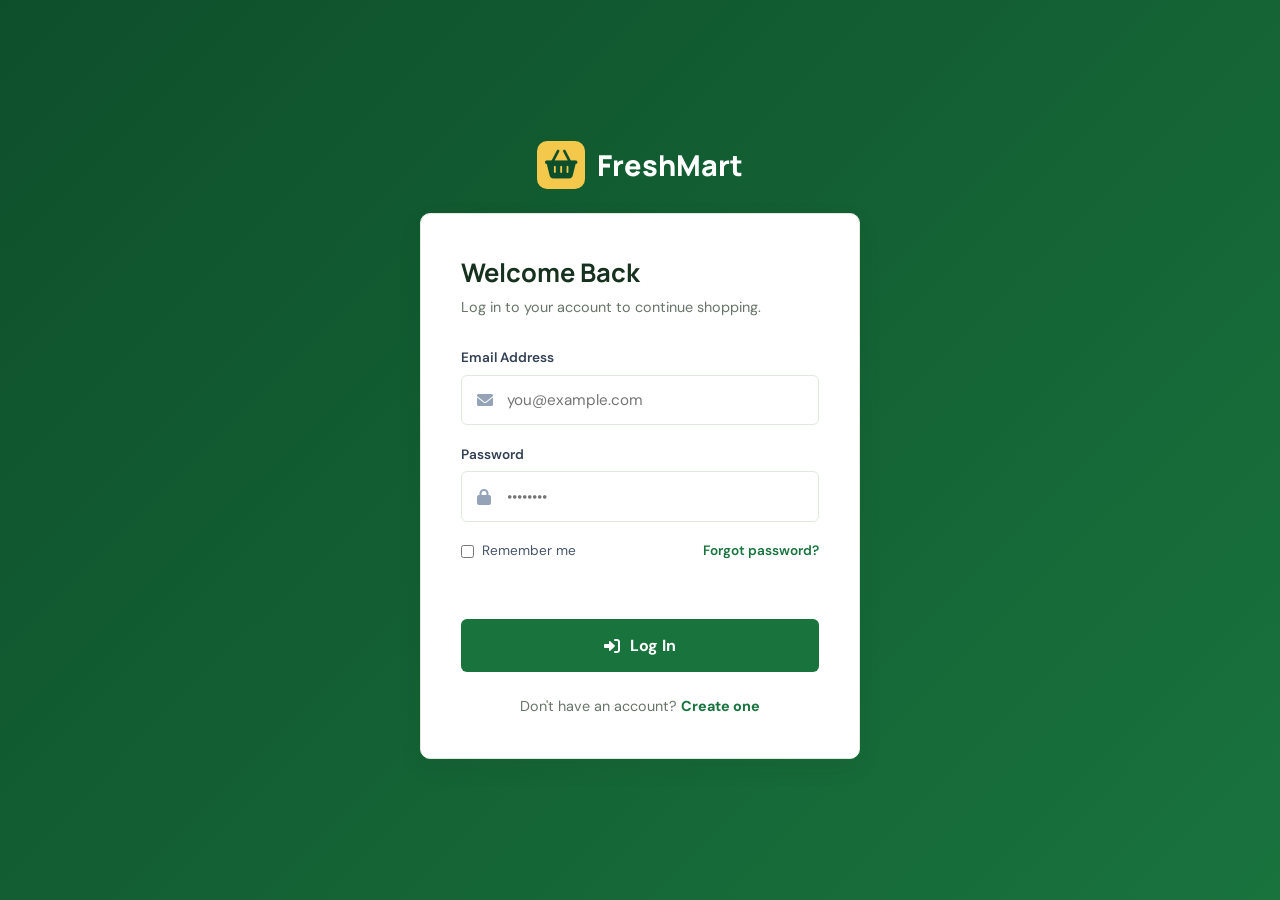
<file: account.html>
<!DOCTYPE html>
<html lang="en">
<head>
  <meta charset="UTF-8">
  <meta name="viewport" content="width=device-width, initial-scale=1.0">
  <title>My Account · FreshMart</title>
  <link rel="stylesheet" href="https://cdnjs.cloudflare.com/ajax/libs/font-awesome/6.0.0-beta3/css/all.min.css">
  <link rel="stylesheet" href="css/style.css">
</head>
<body>

  <div class="top-bar">
    <div>🚚 Free delivery on orders over LKR 7,500</div>
    <div class="top-links"><a href="#">FAQ</a><a href="#">Contact Us</a><a href="#">Store Locator</a><a href="#">Help</a></div>
  </div>

  <header class="main-header">
    <div class="logo-area">
      <a href="index.html"><div class="logo-icon"><i class="fas fa-shopping-basket"></i></div></a>
      <div class="logo-text"><h1>FreshMart</h1><span>ONLINE SUPERMARKET</span></div>
    </div>
    <div class="header-actions" style="margin-left:auto;">
      <a href="cart.html" class="icon-btn"><i class="fas fa-shopping-cart"></i><span class="cart-badge" id="headerCartCount">0</span></a>
    </div>
  </header>

  <div class="container page-content">
    <div id="accountContent"></div>
  </div>

  <footer class="main-footer">
    <div class="footer-content">
      <div class="footer-col"><h3>FreshMart</h3><p>Your everyday online supermarket.</p></div>
      <div class="footer-col"><h4>Quick Links</h4><a href="index.html">Home</a><a href="products.html">Products</a><a href="cart.html">Cart</a></div>
      <div class="footer-col"><h4>Help</h4><a href="#">FAQ</a><a href="#">Contact Us</a><a href="#">Store Locator</a></div>
      <div class="footer-col"><h4>Follow Us</h4>
        <div class="social-links"><a href="#"><i class="fab fa-facebook"></i></a><a href="#"><i class="fab fa-instagram"></i></a><a href="#"><i class="fab fa-twitter"></i></a></div>
      </div>
    </div>
    <div class="footer-bottom">&copy; 2025 FreshMart. All rights reserved.</div>
  </footer>

  <script src="js/data.js"></script>
  <script src="js/api.js"></script>
  <script src="js/auth.js"></script>
  <script src="js/cart.js"></script>
  <script>
    (async function () {
      const container = document.getElementById('accountContent');
      const user = Auth.getCurrentUser();

      if (!user) {
        window.location.href = 'login.html';
        return;
      }

      const cart = CartManager.getCart();

      container.innerHTML = `
        <div class="account-header">
          <div class="account-avatar">${user.name.charAt(0).toUpperCase()}</div>
          <div>
            <h1>Hello, ${user.name.split(' ')[0]} 👋</h1>
            <p>${user.email}</p>
          </div>
          <button class="btn-logout" id="logoutBtn"><i class="fas fa-sign-out-alt"></i> Log Out</button>
        </div>

        <div class="account-grid">
          ${user.role === 'admin' ? `
          <a href="admin.html" class="account-card">
            <i class="fas fa-sliders-h"></i>
            <h3>Admin Panel</h3>
            <p>Manage products, categories, and users</p>
          </a>` : ''}
          <a href="cart.html" class="account-card">
            <i class="fas fa-shopping-cart"></i>
            <h3>My Cart</h3>
            <p>${cart.length} item(s) waiting</p>
          </a>
          <a href="#orderHistory" class="account-card">
            <i class="fas fa-box"></i>
            <h3>Orders</h3>
            <p>View your order history</p>
          </a>
          <a href="#" class="account-card">
            <i class="fas fa-map-marker-alt"></i>
            <h3>Addresses</h3>
            <p>Manage delivery addresses</p>
          </a>
          <a href="#" class="account-card">
            <i class="fas fa-heart"></i>
            <h3>Wishlist</h3>
            <p>Your saved items</p>
          </a>
          <a href="#" class="account-card">
            <i class="fas fa-cog"></i>
            <h3>Settings</h3>
            <p>Account preferences</p>
          </a>
          <a href="#" class="account-card">
            <i class="fas fa-question-circle"></i>
            <h3>Support</h3>
            <p>Get help & contact us</p>
          </a>
        </div>
        <section class="account-orders" id="orderHistory">
          <div class="account-orders-heading"><div><span class="account-eyebrow">PURCHASES</span><h2>My Orders</h2></div><span id="orderCount" class="order-count">Loading...</span></div>
          <div id="orderHistoryList" class="order-history-list"><p class="order-history-empty">Loading your purchases...</p></div>
        </section>
      `;

      try {
        const orders = await API.getOrders(user.email);
        const orderList = document.getElementById('orderHistoryList');
        document.getElementById('orderCount').textContent = `${orders.length} order${orders.length === 1 ? '' : 's'}`;
        orderList.innerHTML = orders.length ? orders.map(order => {
          const items = order.items || [];
          const total = order.totals?.total ?? 0;
          return `<article class="order-history-item"><div><strong>${order.orderId}</strong><span>${new Date(order.createdAt).toLocaleDateString('en-GB')} · ${order.payment}</span></div><div class="order-history-products">${items.map(item => `<span>${item.name} × ${item.qty}</span>`).join('')}</div><strong class="order-history-total">${formatPrice(total)}</strong></article>`;
        }).join('') : '<p class="order-history-empty">You have not placed any orders yet.</p>';
      } catch (error) {
        document.getElementById('orderCount').textContent = 'Unavailable';
        document.getElementById('orderHistoryList').innerHTML = '<p class="order-history-empty">We could not load your purchase history. Please try again later.</p>';
        console.error('Could not load order history', error);
      }

      document.getElementById('logoutBtn').addEventListener('click', () => {
        if (confirm('Are you sure you want to log out?')) Auth.logout();
      });
    })();
  </script>
</body>
</html>
</file>
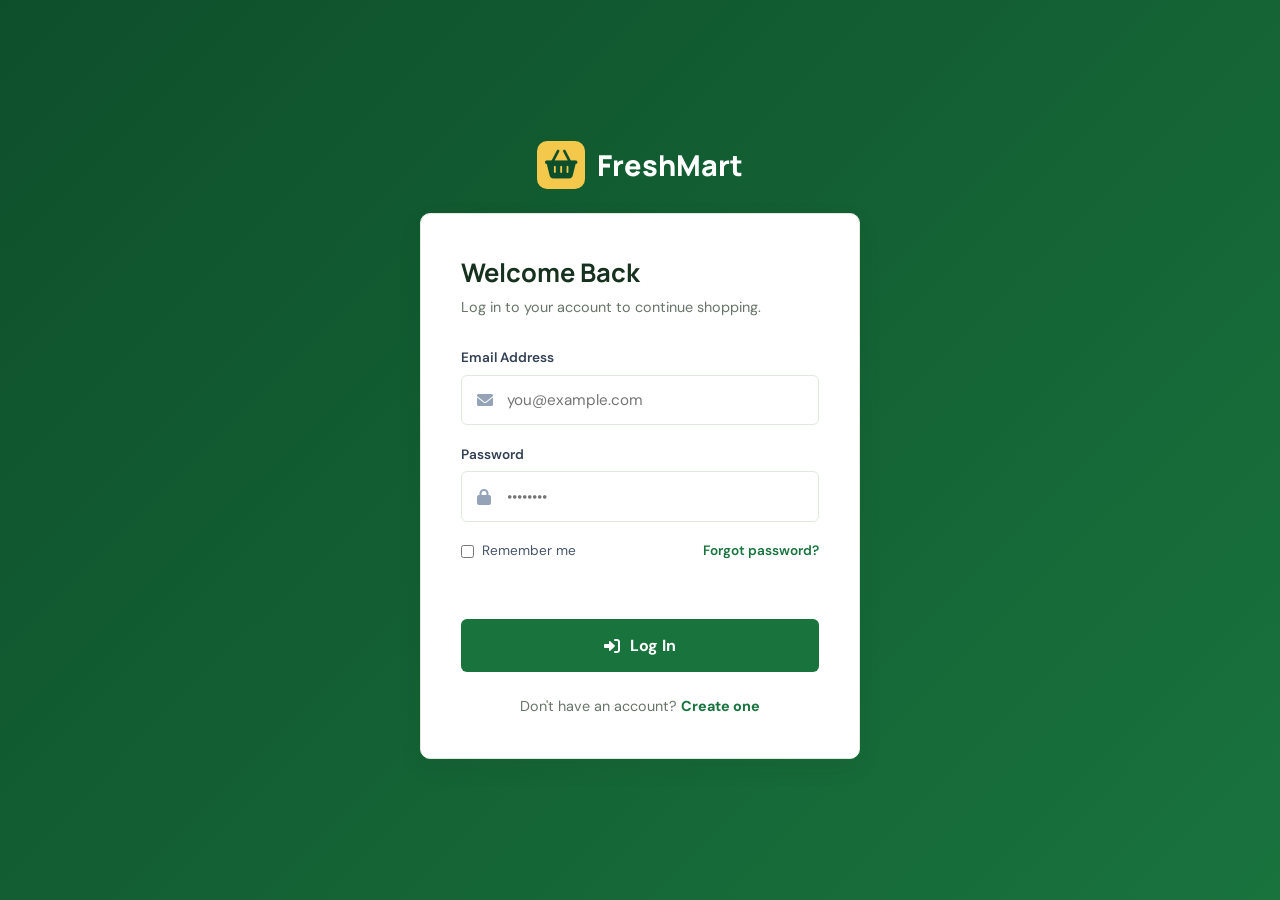
<file: admin.html>
<!DOCTYPE html>
<html lang="en">
<head>
  <meta charset="UTF-8">
  <meta name="viewport" content="width=device-width, initial-scale=1.0">
  <title>Admin Panel · FreshMart</title>
  <script>
    (function () {
      try {
        const user = JSON.parse(localStorage.getItem('freshmart_user'));
        if (!user || user.role !== 'admin') window.location.replace('login.html?returnUrl=admin.html');
      } catch {
        window.location.replace('login.html?returnUrl=admin.html');
      }
    })();
  </script>
  <link rel="stylesheet" href="https://cdnjs.cloudflare.com/ajax/libs/font-awesome/6.0.0-beta3/css/all.min.css">
  <link rel="stylesheet" href="css/style.css">
</head>
<body>
  <header class="admin-header">
    <div class="logo-area">
      <a href="index.html"><div class="logo-icon"><i class="fas fa-shopping-basket"></i></div></a>
      <div class="logo-text"><h1>FreshMart</h1><span>ADMIN PANEL</span></div>
    </div>
    <div class="admin-header-actions">
      <a href="index.html" class="admin-link"><i class="fas fa-store"></i> Storefront</a>
      <button class="admin-link" id="adminLogout"><i class="fas fa-sign-out-alt"></i> Log out</button>
    </div>
  </header>

  <main class="container admin-page">
    <div class="admin-intro">
      <div>
        <p class="admin-eyebrow">CONTROL CENTER</p>
        <h1>Manage FreshMart</h1>
        <p>Add, update, and remove the catalog records used by the storefront.</p>
      </div>
      <div class="admin-stats" id="adminStats"></div>
    </div>

    <div class="admin-tabs" role="tablist" aria-label="Administration sections">
      <button class="admin-tab active" data-section="products" role="tab"><i class="fas fa-box"></i> Products</button>
      <button class="admin-tab" data-section="categories" role="tab"><i class="fas fa-tags"></i> Categories</button>
      <button class="admin-tab" data-section="users" role="tab"><i class="fas fa-users"></i> Users</button>
    </div>

    <div id="adminNotice" class="admin-notice" role="status"></div>
    <section id="adminSection" class="admin-section"></section>
  </main>

  <script src="js/data.js"></script>
  <script src="js/auth.js"></script>
  <script src="js/admin.js"></script>
</body>
</html>
</file>
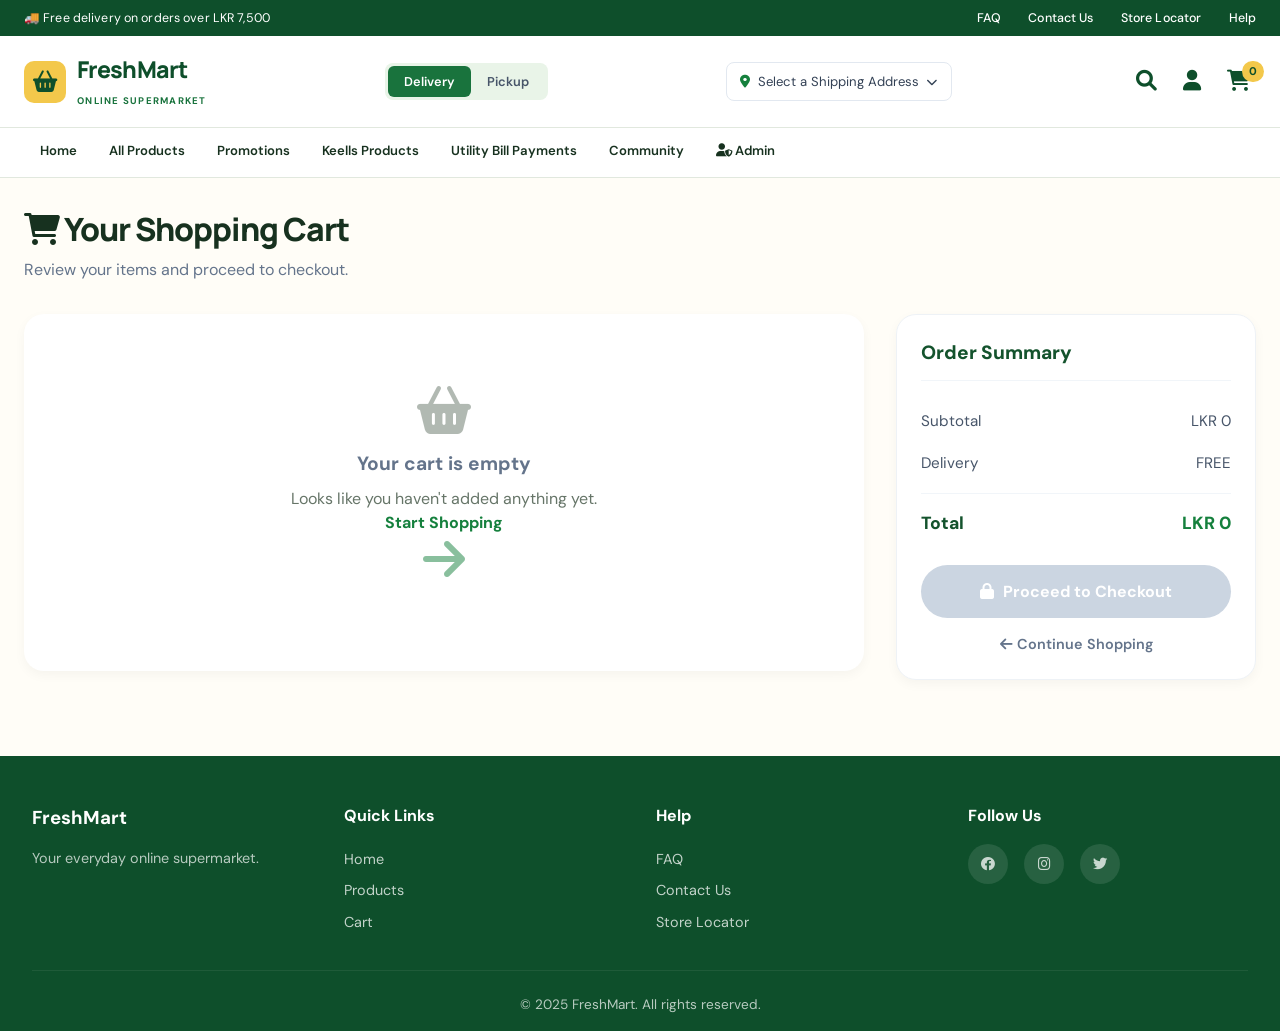
<file: cart.html>
<!DOCTYPE html>
<html lang="en">
<head>
  <meta charset="UTF-8">
  <meta name="viewport" content="width=device-width, initial-scale=1.0">
  <title>Your Cart · FreshMart</title>
  <link rel="stylesheet" href="https://cdnjs.cloudflare.com/ajax/libs/font-awesome/6.0.0-beta3/css/all.min.css">
  <link rel="stylesheet" href="css/style.css">
</head>
<body>

  <!-- TOP BAR -->
  <div class="top-bar">
    <div>🚚 Free delivery on orders over LKR 7,500</div>
    <div class="top-links">
      <a href="community.html">FAQ</a>
      <a href="community.html">Contact Us</a>
      <a href="community.html">Store Locator</a>
      <a href="community.html">Help</a>
    </div>
  </div>

  <!-- HEADER -->
  <header class="main-header">
    <div class="logo-area">
      <a href="index.html">
        <div class="logo-icon"><i class="fas fa-shopping-basket"></i></div>
      </a>
      <div class="logo-text">
        <h1>FreshMart</h1>
        <span>ONLINE SUPERMARKET</span>
      </div>
    </div>
    <div class="delivery-toggle">
      <button class="active" data-mode="delivery">Delivery</button>
      <button data-mode="pickup">Pickup</button>
    </div>
    <div class="address-selector">
      <i class="fas fa-map-marker-alt"></i>
      <span>Select a Shipping Address</span>
      <i class="fas fa-chevron-down"></i>
    </div>
    <div class="header-actions">
      <button class="icon-btn"><i class="fas fa-search"></i></button>
      <a href="login.html" class="icon-btn" data-auth-link aria-label="Account"><i class="fas fa-user"></i></a>
      <a href="cart.html" class="icon-btn cart-link">
        <i class="fas fa-shopping-cart"></i>
        <span class="cart-badge" id="headerCartCount">0</span>
      </a>
    </div>
  </header>

  <!-- NAVIGATION -->
  <nav class="nav-menu">
    <ul>
      <li><a href="index.html">Home</a></li>
      <li><a href="products.html">All Products</a></li>
      <li><a href="promotions.html">Promotions</a></li>
      <li><a href="keells-products.html">Keells Products</a></li>
      <li><a href="utility-bills.html">Utility Bill Payments</a></li>
      <li><a href="community.html">Community</a></li>
      <li><a href="admin.html"><i class="fas fa-user-shield"></i> Admin</a></li>
    </ul>
  </nav>

  <!-- PAGE CONTENT -->
  <div class="container page-content">
    <div class="page-header">
      <h1><i class="fas fa-shopping-cart"></i> Your Shopping Cart</h1>
      <p>Review your items and proceed to checkout.</p>
    </div>

    <div class="cart-layout">
      <div class="cart-main">
        <div class="cart-items-container" id="cartItemsContainer"></div>
      </div>
      <div class="cart-sidebar">
        <div class="order-summary">
          <h3>Order Summary</h3>
          <div class="summary-row">
            <span>Subtotal</span>
            <span id="cartSubtotal">LKR 0</span>
          </div>
          <div class="summary-row">
            <span>Delivery</span>
            <span id="cartDelivery">LKR 0</span>
          </div>
          <div class="summary-row total-row">
            <span>Total</span>
            <span id="cartTotal">LKR 0</span>
          </div>
          <button class="btn-checkout" id="checkoutBtn" disabled>
            <i class="fas fa-lock"></i> Proceed to Checkout
          </button>
          <a href="products.html" class="continue-shopping">
            <i class="fas fa-arrow-left"></i> Continue Shopping
          </a>
        </div>
      </div>
    </div>
  </div>

  <!-- FOOTER -->
  <footer class="main-footer">
    <div class="footer-content">
      <div class="footer-col">
        <h3>FreshMart</h3>
        <p>Your everyday online supermarket.</p>
      </div>
      <div class="footer-col">
        <h4>Quick Links</h4>
        <a href="index.html">Home</a>
        <a href="products.html">Products</a>
        <a href="cart.html">Cart</a>
      </div>
      <div class="footer-col">
        <h4>Help</h4>
        <a href="community.html">FAQ</a>
        <a href="community.html">Contact Us</a>
        <a href="community.html">Store Locator</a>
      </div>
      <div class="footer-col">
        <h4>Follow Us</h4>
        <div class="social-links">
          <a href="#"><i class="fab fa-facebook"></i></a>
          <a href="#"><i class="fab fa-instagram"></i></a>
          <a href="#"><i class="fab fa-twitter"></i></a>
        </div>
      </div>
    </div>
    <div class="footer-bottom">
      &copy; 2025 FreshMart. All rights reserved.
    </div>
  </footer>

  <script src="js/data.js"></script>
  <script src="js/auth.js"></script>
  <script src="js/cart.js"></script>
  <script src="js/main.js"></script>
</body>
</html>
</file>
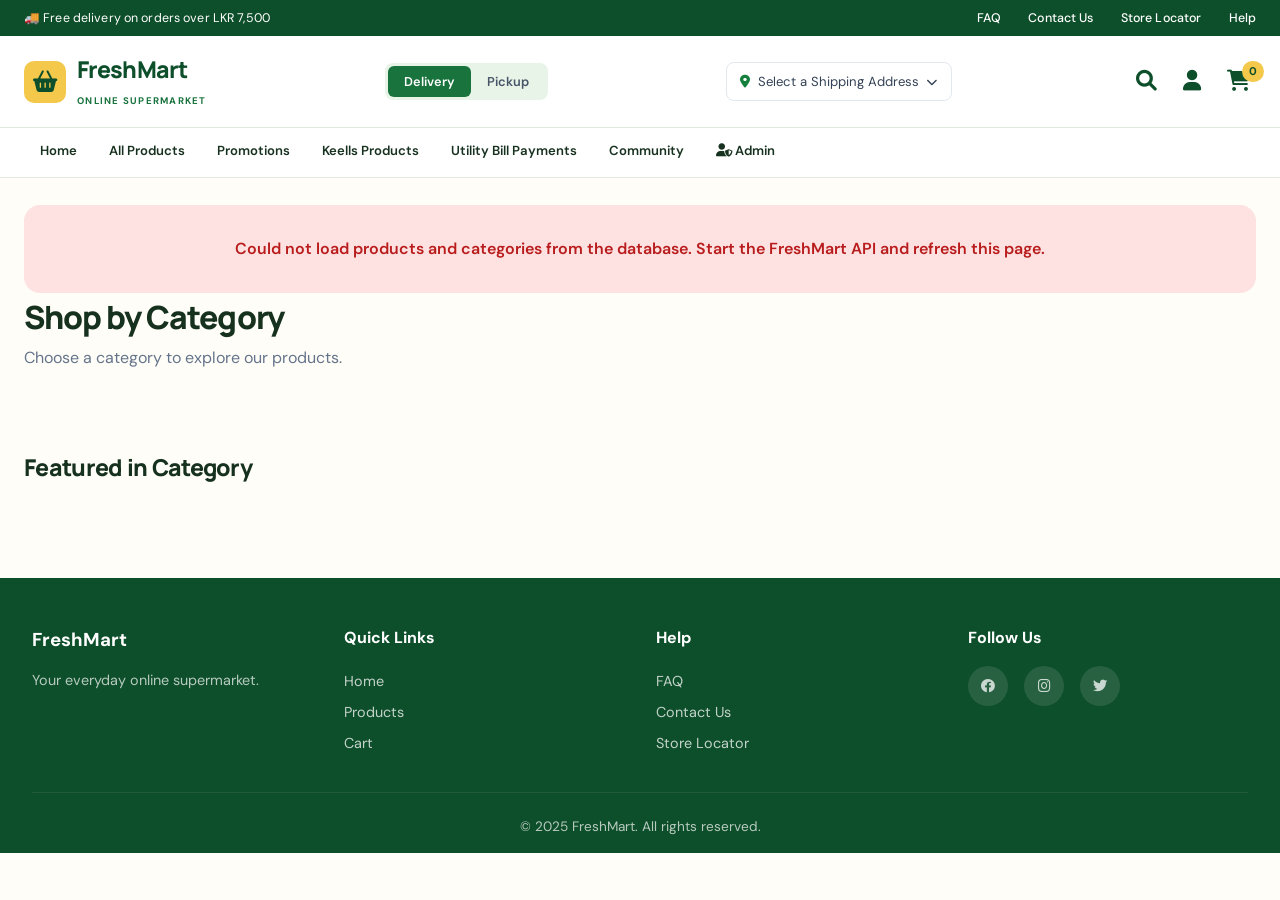
<file: categories.html>
<!DOCTYPE html>
<html lang="en">
<head>
  <meta charset="UTF-8">
  <meta name="viewport" content="width=device-width, initial-scale=1.0">
  <title>Categories · FreshMart</title>
  <link rel="stylesheet" href="https://cdnjs.cloudflare.com/ajax/libs/font-awesome/6.0.0-beta3/css/all.min.css">
  <link rel="stylesheet" href="css/style.css">
</head>
<body>

  <!-- TOP BAR -->
  <div class="top-bar">
    <div>🚚 Free delivery on orders over LKR 7,500</div>
    <div class="top-links">
      <a href="community.html">FAQ</a>
      <a href="community.html">Contact Us</a>
      <a href="community.html">Store Locator</a>
      <a href="community.html">Help</a>
    </div>
  </div>

  <!-- HEADER -->
  <header class="main-header">
    <div class="logo-area">
      <a href="index.html">
        <div class="logo-icon"><i class="fas fa-shopping-basket"></i></div>
      </a>
      <div class="logo-text">
        <h1>FreshMart</h1>
        <span>ONLINE SUPERMARKET</span>
      </div>
    </div>
    <div class="delivery-toggle">
      <button class="active" data-mode="delivery">Delivery</button>
      <button data-mode="pickup">Pickup</button>
    </div>
    <div class="address-selector">
      <i class="fas fa-map-marker-alt"></i>
      <span>Select a Shipping Address</span>
      <i class="fas fa-chevron-down"></i>
    </div>
    <div class="header-actions">
      <button class="icon-btn"><i class="fas fa-search"></i></button>
      <a href="login.html" class="icon-btn" data-auth-link aria-label="Account"><i class="fas fa-user"></i></a>
      <a href="cart.html" class="icon-btn cart-link">
        <i class="fas fa-shopping-cart"></i>
        <span class="cart-badge" id="headerCartCount">0</span>
      </a>
    </div>
  </header>

  <!-- NAVIGATION -->
  <nav class="nav-menu">
    <ul>
      <li><a href="index.html">Home</a></li>
      <li><a href="products.html">All Products</a></li>
      <li><a href="promotions.html">Promotions</a></li>
      <li><a href="keells-products.html">Keells Products</a></li>
      <li><a href="utility-bills.html">Utility Bill Payments</a></li>
      <li><a href="community.html">Community</a></li>
      <li><a href="admin.html"><i class="fas fa-user-shield"></i> Admin</a></li>
    </ul>
  </nav>

  <!-- PAGE CONTENT -->
  <div class="container page-content">
    <div class="page-header">
      <h1>Shop by Category</h1>
      <p>Choose a category to explore our products.</p>
    </div>

    <div class="category-cards full-width" id="categoryCards"></div>

    <div class="section-header" style="margin-top: 3rem;">
      <h2 id="categoryTitle">Featured in Category</h2>
    </div>
    <div class="product-grid" id="categoryProducts"></div>
  </div>

  <!-- FOOTER -->
  <footer class="main-footer">
    <div class="footer-content">
      <div class="footer-col">
        <h3>FreshMart</h3>
        <p>Your everyday online supermarket.</p>
      </div>
      <div class="footer-col">
        <h4>Quick Links</h4>
        <a href="index.html">Home</a>
        <a href="products.html">Products</a>
        <a href="cart.html">Cart</a>
      </div>
      <div class="footer-col">
        <h4>Help</h4>
        <a href="community.html">FAQ</a>
        <a href="community.html">Contact Us</a>
        <a href="community.html">Store Locator</a>
      </div>
      <div class="footer-col">
        <h4>Follow Us</h4>
        <div class="social-links">
          <a href="#"><i class="fab fa-facebook"></i></a>
          <a href="#"><i class="fab fa-instagram"></i></a>
          <a href="#"><i class="fab fa-twitter"></i></a>
        </div>
      </div>
    </div>
    <div class="footer-bottom">
      &copy; 2025 FreshMart. All rights reserved.
    </div>
  </footer>

  <script src="js/data.js"></script>
  <script src="js/api.js"></script>
  <script src="js/auth.js"></script>
  <script src="js/cart.js"></script>
  <script src="js/main.js"></script>
</body>
</html>
</file>
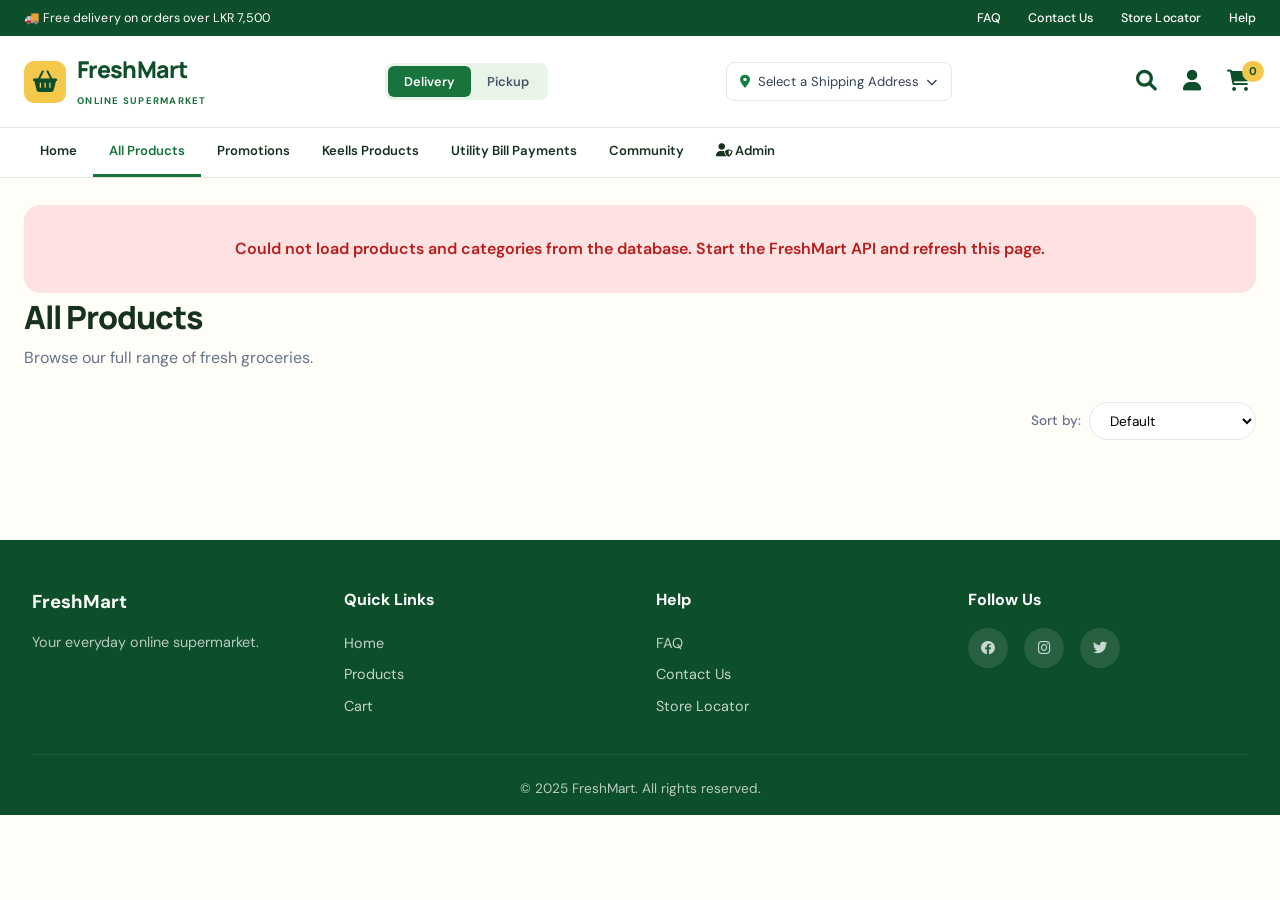
<file: checkout.html>
<!DOCTYPE html>
<html lang="en">
<head>
  <meta charset="UTF-8">
  <meta name="viewport" content="width=device-width, initial-scale=1.0">
  <title>Checkout · FreshMart</title>
  <link rel="stylesheet" href="https://cdnjs.cloudflare.com/ajax/libs/font-awesome/6.0.0-beta3/css/all.min.css">
  <link rel="stylesheet" href="css/style.css">
</head>
<body>

  <div class="top-bar">
    <div>🔒 Secure Checkout</div>
    <div class="top-links"><a href="#">Help</a></div>
  </div>

  <header class="main-header">
    <div class="logo-area">
      <a href="index.html"><div class="logo-icon"><i class="fas fa-shopping-basket"></i></div></a>
      <div class="logo-text"><h1>FreshMart</h1><span>ONLINE SUPERMARKET</span></div>
    </div>
    <div class="header-actions" style="margin-left:auto;">
      <a href="login.html" class="icon-btn" data-auth-link aria-label="Account"><i class="fas fa-user"></i></a>
      <a href="cart.html" class="icon-btn"><i class="fas fa-shopping-cart"></i><span class="cart-badge" id="headerCartCount">0</span></a>
    </div>
  </header>

  <div class="container page-content">
    <h1 class="page-title">Checkout</h1>

    <div class="checkout-layout">
      <div class="checkout-main">
        <form id="checkoutForm">
          <!-- Contact -->
          <div class="checkout-step">
            <h2><span class="step-num">1</span> Contact Information</h2>
            <div class="form-grid">
              <div class="form-group">
                <label>Full Name *</label>
                <input type="text" id="coName" required>
              </div>
              <div class="form-group">
                <label>Email *</label>
                <input type="email" id="coEmail" required>
              </div>
              <div class="form-group">
                <label>Phone *</label>
                <input type="tel" id="coPhone" required>
              </div>
            </div>
          </div>

          <!-- Delivery -->
          <div class="checkout-step">
            <h2><span class="step-num">2</span> Delivery Address</h2>
            <div class="form-grid">
              <div class="form-group full">
                <label>Street Address *</label>
                <input type="text" id="coAddress" required>
              </div>
              <div class="form-group">
                <label>City *</label>
                <input type="text" id="coCity" required>
              </div>
              <div class="form-group">
                <label>Postal Code *</label>
                <input type="text" id="coPostal" required>
              </div>
            </div>
          </div>

          <!-- Payment -->
          <div class="checkout-step">
            <h2><span class="step-num">3</span> Payment Method</h2>
            <div class="payment-options">
              <label class="payment-option">
                <input type="radio" name="payment" value="card" checked>
                <i class="fas fa-credit-card"></i> Credit / Debit Card
              </label>
              <label class="payment-option">
                <input type="radio" name="payment" value="cash">
                <i class="fas fa-money-bill-wave"></i> Cash on Delivery
              </label>
              <label class="payment-option">
                <input type="radio" name="payment" value="wallet">
                <i class="fas fa-wallet"></i> Digital Wallet
              </label>
            </div>
          </div>

          <div class="form-error" id="checkoutError"></div>
        </form>
      </div>

      <aside class="checkout-sidebar">
        <div class="order-summary">
          <h3>Order Summary</h3>
          <div id="checkoutItems" class="checkout-items"></div>
          <div class="summary-row"><span>Subtotal</span><span id="coSubtotal">LKR 0</span></div>
          <div class="summary-row"><span>Delivery</span><span id="coDelivery">LKR 0</span></div>
          <div class="summary-row total-row"><span>Total</span><span id="coTotal">LKR 0</span></div>
          <button class="btn-checkout" id="placeOrderBtn">
            <i class="fas fa-lock"></i> Place Order
          </button>
          <p class="secure-note"><i class="fas fa-shield-alt"></i> Your information is secure</p>
        </div>
      </aside>
    </div>
  </div>

  <script src="js/data.js"></script>
  <script src="js/api.js"></script>
  <script src="js/auth.js"></script>
  <script src="js/cart.js"></script>
  <script src="js/checkout.js"></script>
</body>
</html>
</file>
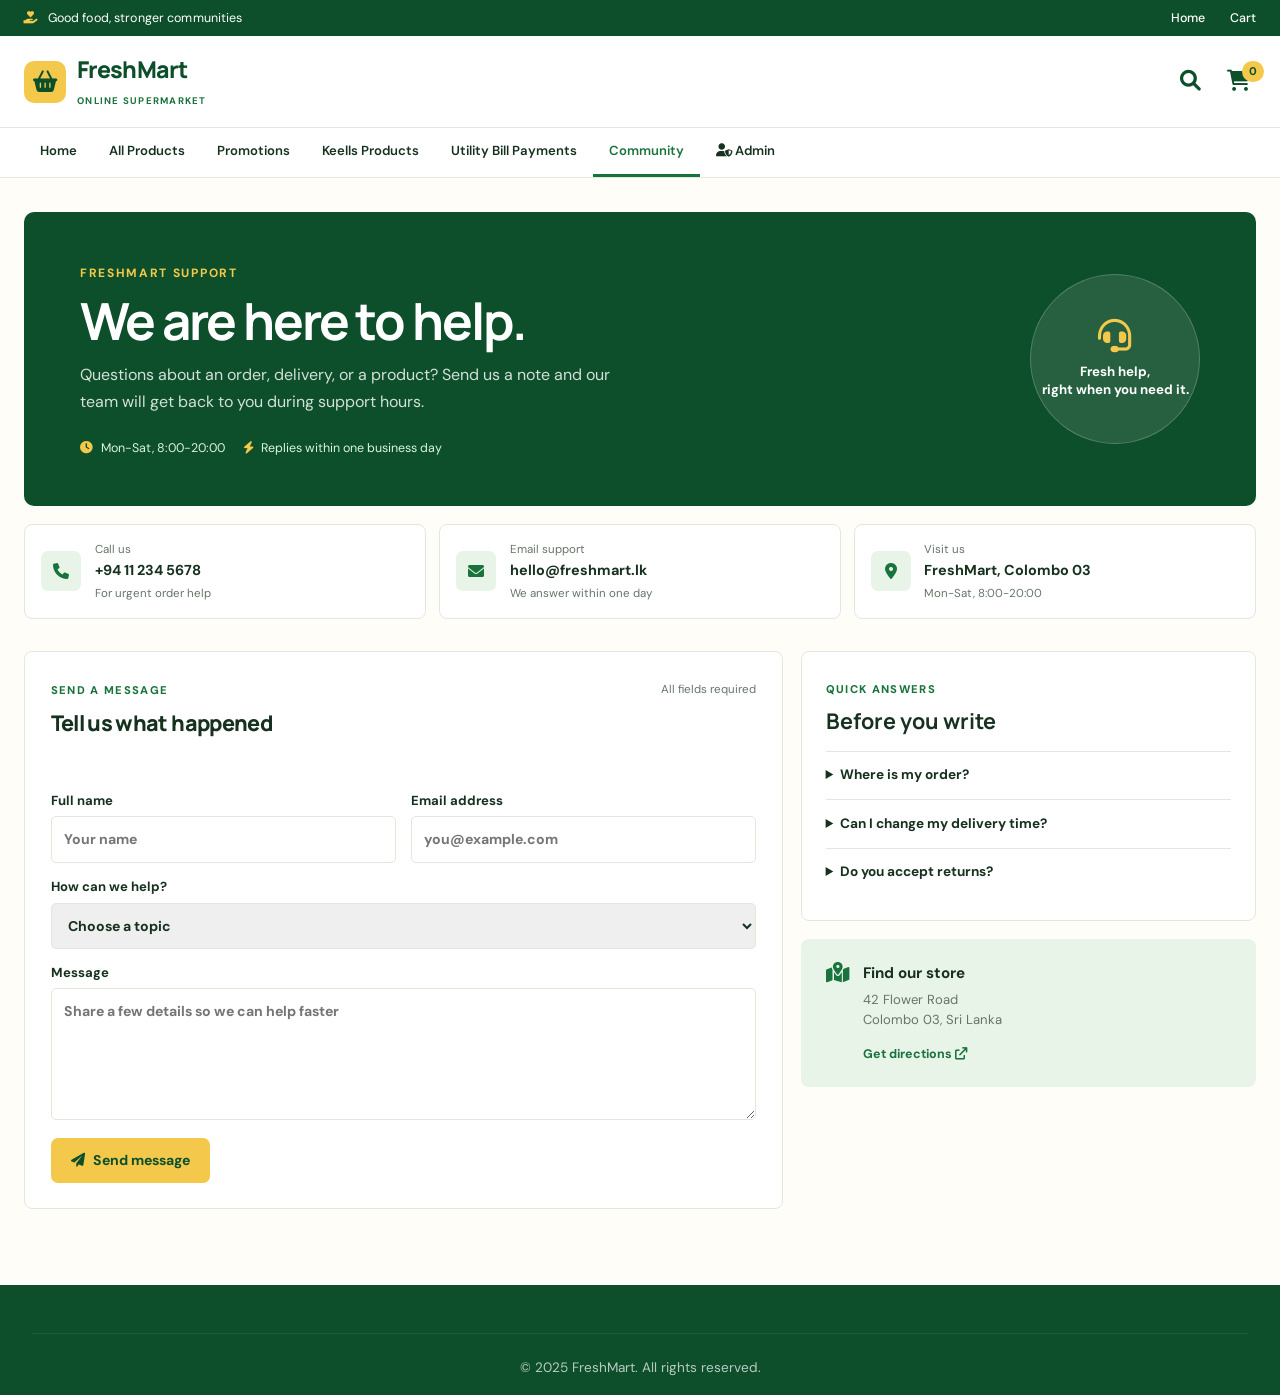
<file: community.html>
<!DOCTYPE html>
<html lang="en">
<head>
  <meta charset="UTF-8"><meta name="viewport" content="width=device-width, initial-scale=1.0"><title>Community · FreshMart</title>
  <link rel="stylesheet" href="https://cdnjs.cloudflare.com/ajax/libs/font-awesome/6.0.0-beta3/css/all.min.css"><link rel="stylesheet" href="css/style.css">
</head>
<body>
  <div class="top-bar"><div><i class="fas fa-hand-holding-heart"></i> Good food, stronger communities</div><div class="top-links"><a href="index.html">Home</a><a href="cart.html">Cart</a></div></div>
  <header class="main-header"><div class="logo-area"><a href="index.html"><div class="logo-icon"><i class="fas fa-shopping-basket"></i></div></a><div class="logo-text"><h1>FreshMart</h1><span>ONLINE SUPERMARKET</span></div></div><div class="header-actions"><a href="products.html" class="icon-btn"><i class="fas fa-search"></i></a><a href="cart.html" class="icon-btn"><i class="fas fa-shopping-cart"></i><span class="cart-badge" id="headerCartCount">0</span></a></div></header>
  <nav class="nav-menu"><ul><li><a href="index.html">Home</a></li><li><a href="products.html">All Products</a></li><li><a href="promotions.html">Promotions</a></li><li><a href="keells-products.html">Keells Products</a></li><li><a href="utility-bills.html">Utility Bill Payments</a></li><li><a href="community.html" class="active">Community</a></li><li><a href="admin.html"><i class="fas fa-user-shield"></i> Admin</a></li></ul></nav>
  <main class="container page-content contact-page">
    <section class="contact-hero"><div><span class="hero-kicker">FRESHMART SUPPORT</span><h1>We are here to help.</h1><p>Questions about an order, delivery, or a product? Send us a note and our team will get back to you during support hours.</p><div class="contact-hero-meta"><span><i class="fas fa-clock"></i> Mon-Sat, 8:00-20:00</span><span><i class="fas fa-bolt"></i> Replies within one business day</span></div></div><div class="contact-hero-mark"><i class="fas fa-headset"></i><strong>Fresh help,<br>right when you need it.</strong></div></section>
    <section class="contact-channels" aria-label="Contact channels"><a href="tel:+94112345678" class="contact-channel"><span class="contact-icon"><i class="fas fa-phone"></i></span><span><small>Call us</small><strong>+94 11 234 5678</strong><em>For urgent order help</em></span></a><a href="mailto:hello@freshmart.lk" class="contact-channel"><span class="contact-icon"><i class="fas fa-envelope"></i></span><span><small>Email support</small><strong>hello@freshmart.lk</strong><em>We answer within one day</em></span></a><div class="contact-channel"><span class="contact-icon"><i class="fas fa-location-dot"></i></span><span><small>Visit us</small><strong>FreshMart, Colombo 03</strong><em>Mon-Sat, 8:00-20:00</em></span></div></section>
    <section class="contact-layout"><form class="contact-form" id="contactForm"><div class="section-header"><div><span class="contact-label">SEND A MESSAGE</span><h2>Tell us what happened</h2></div><span class="contact-required">All fields required</span></div><div class="contact-form-grid"><label>Full name<input name="name" required placeholder="Your name"></label><label>Email address<input name="email" type="email" required placeholder="you@example.com"></label></div><label>How can we help?<select name="topic" required><option value="">Choose a topic</option><option>Order and delivery</option><option>Product question</option><option>Payment support</option><option>Feedback</option></select></label><label>Message<textarea name="message" required rows="5" placeholder="Share a few details so we can help faster"></textarea></label><div class="contact-form-footer"><button class="btn-primary" type="submit"><i class="fas fa-paper-plane"></i> Send message</button><p class="form-message" id="contactMessage" role="status"></p></div></form><aside class="contact-aside"><div class="contact-aside-block"><span class="contact-label">QUICK ANSWERS</span><h2>Before you write</h2><details><summary>Where is my order?</summary><p>Call us with your order number and we will check the latest delivery update.</p></details><details><summary>Can I change my delivery time?</summary><p>Contact support as soon as possible and we will do our best to adjust it.</p></details><details><summary>Do you accept returns?</summary><p>Tell us about any issue within 24 hours of delivery so our team can help.</p></details></div><div class="contact-location"><i class="fas fa-map-location-dot"></i><div><strong>Find our store</strong><p>42 Flower Road<br>Colombo 03, Sri Lanka</p><a href="https://maps.google.com/?q=Flower+Road+Colombo" target="_blank" rel="noreferrer">Get directions <i class="fas fa-arrow-up-right-from-square"></i></a></div></div></aside></section>
  </main>
  <footer class="main-footer"><div class="footer-bottom">&copy; 2025 FreshMart. All rights reserved.</div></footer>
  <script src="js/cart.js"></script><script>CartManager.updateCartBadge(); document.getElementById('contactForm').addEventListener('submit', function (event) { event.preventDefault(); const message = document.getElementById('contactMessage'); message.textContent = 'Thanks, we received your message. Our team will be in touch soon.'; this.reset(); });</script>
</body>
</html>
</file>
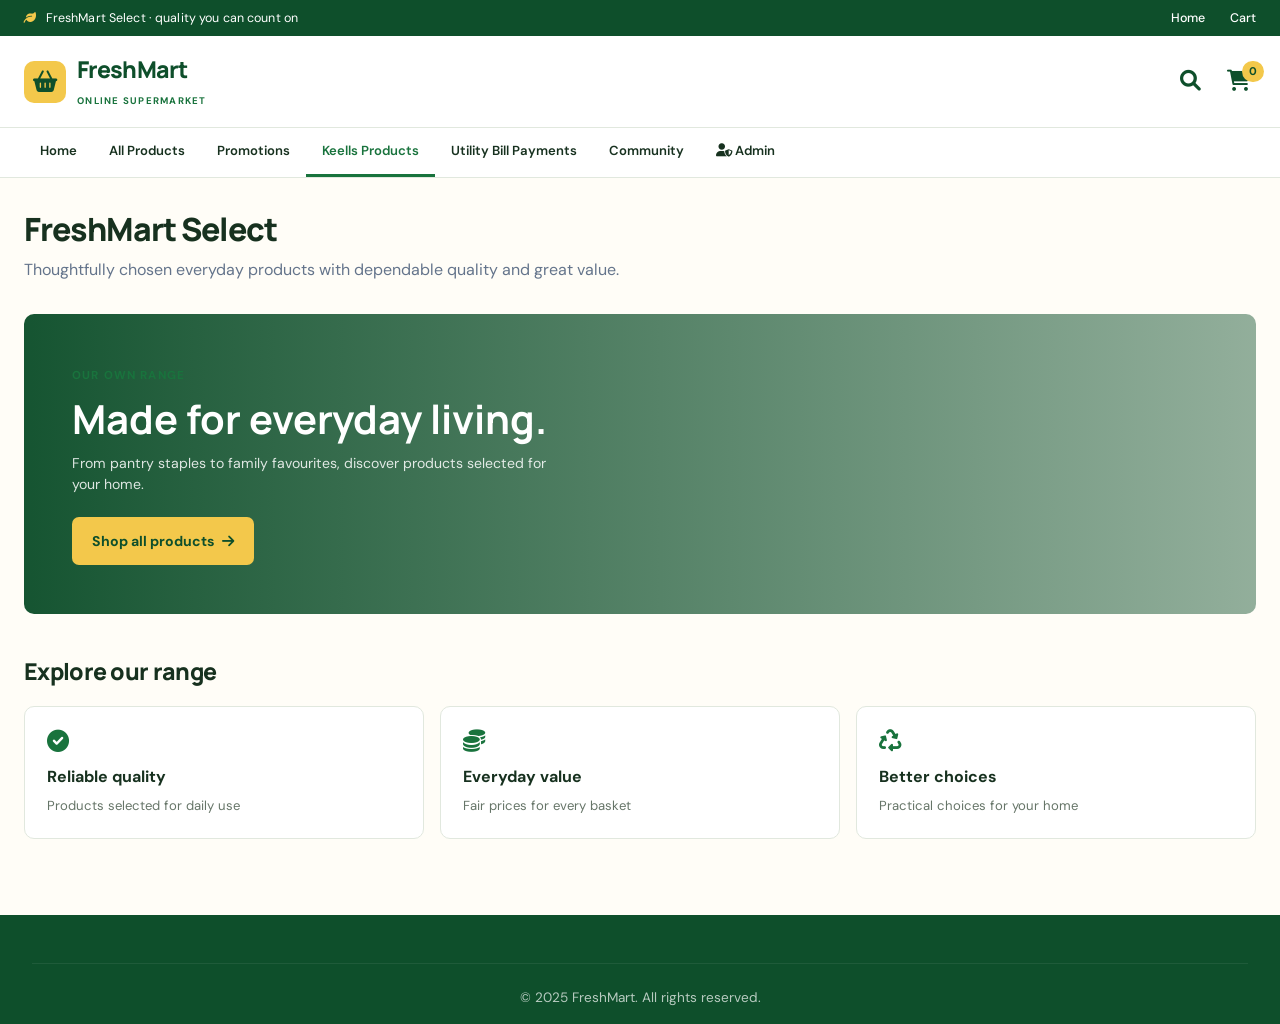
<file: keells-products.html>
<!DOCTYPE html>
<html lang="en">
<head>
  <meta charset="UTF-8"><meta name="viewport" content="width=device-width, initial-scale=1.0"><title>FreshMart Select · FreshMart</title>
  <link rel="stylesheet" href="https://cdnjs.cloudflare.com/ajax/libs/font-awesome/6.0.0-beta3/css/all.min.css"><link rel="stylesheet" href="css/style.css">
</head>
<body>
  <div class="top-bar"><div><i class="fas fa-leaf"></i> FreshMart Select · quality you can count on</div><div class="top-links"><a href="index.html">Home</a><a href="cart.html">Cart</a></div></div>
  <header class="main-header"><div class="logo-area"><a href="index.html"><div class="logo-icon"><i class="fas fa-shopping-basket"></i></div></a><div class="logo-text"><h1>FreshMart</h1><span>ONLINE SUPERMARKET</span></div></div><div class="header-actions"><a href="products.html" class="icon-btn"><i class="fas fa-search"></i></a><a href="cart.html" class="icon-btn"><i class="fas fa-shopping-cart"></i><span class="cart-badge" id="headerCartCount">0</span></a></div></header>
  <nav class="nav-menu"><ul><li><a href="index.html">Home</a></li><li><a href="products.html">All Products</a></li><li><a href="promotions.html">Promotions</a></li><li><a href="keells-products.html" class="active">Keells Products</a></li><li><a href="utility-bills.html">Utility Bill Payments</a></li><li><a href="community.html">Community</a></li><li><a href="admin.html"><i class="fas fa-user-shield"></i> Admin</a></li></ul></nav>
  <main class="container page-content"><div class="page-header"><h1>FreshMart Select</h1><p>Thoughtfully chosen everyday products with dependable quality and great value.</p></div><section class="brand-hero"><div><span class="hero-kicker">OUR OWN RANGE</span><h2>Made for everyday living.</h2><p>From pantry staples to family favourites, discover products selected for your home.</p><a class="btn-primary" href="products.html">Shop all products <i class="fas fa-arrow-right"></i></a></div></section><div class="section-header" style="margin-top:2.5rem"><h2>Explore our range</h2></div><div class="brand-strip"><div><i class="fas fa-check-circle"></i><strong>Reliable quality</strong><span>Products selected for daily use</span></div><div><i class="fas fa-coins"></i><strong>Everyday value</strong><span>Fair prices for every basket</span></div><div><i class="fas fa-recycle"></i><strong>Better choices</strong><span>Practical choices for your home</span></div></div></main>
  <footer class="main-footer"><div class="footer-bottom">&copy; 2025 FreshMart. All rights reserved.</div></footer>
  <script src="js/cart.js"></script><script>CartManager.updateCartBadge();</script>
</body>
</html>
</file>
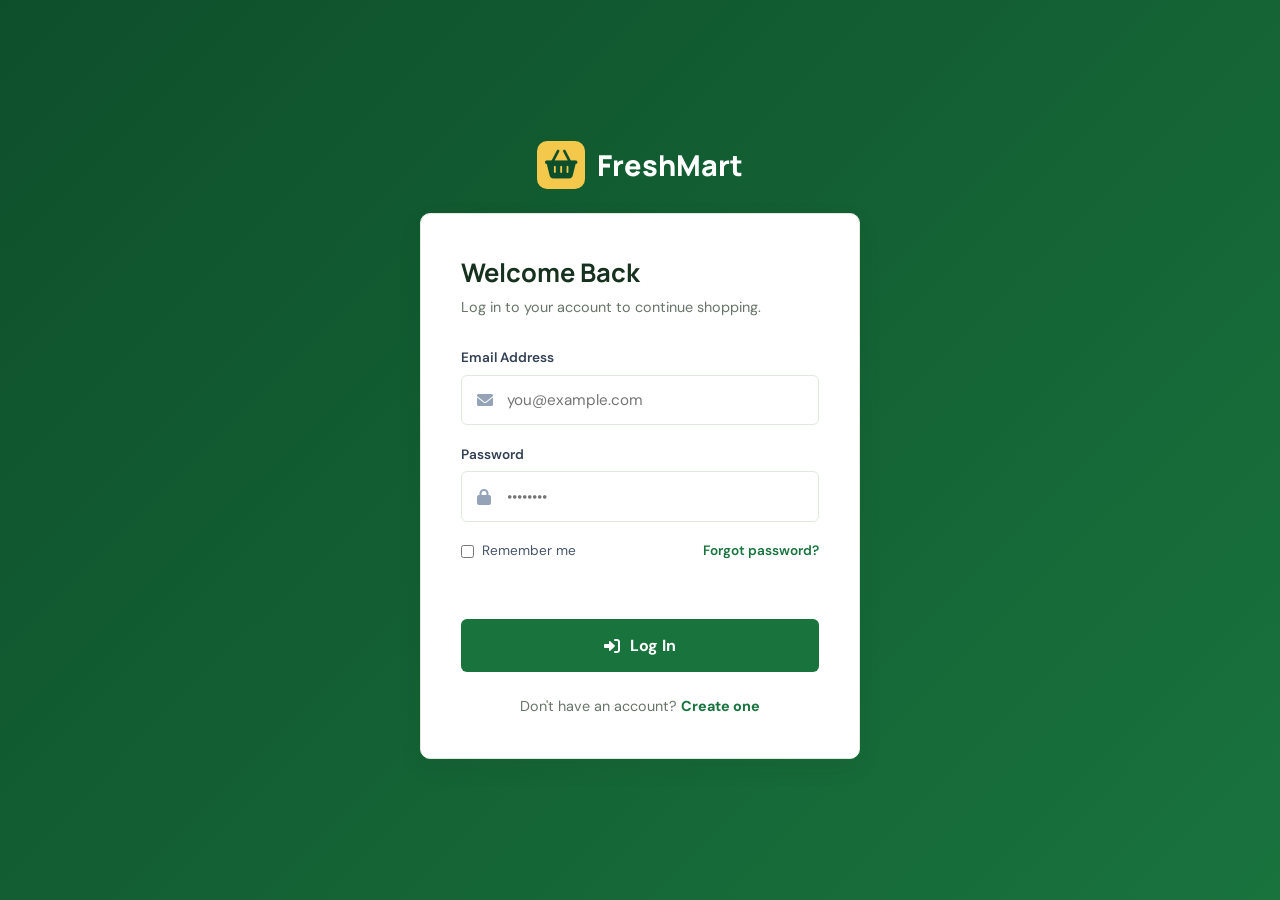
<file: login.html>
<!DOCTYPE html>
<html lang="en">
<head>
  <meta charset="UTF-8">
  <meta name="viewport" content="width=device-width, initial-scale=1.0">
  <title>Login · FreshMart</title>
  <link rel="stylesheet" href="https://cdnjs.cloudflare.com/ajax/libs/font-awesome/6.0.0-beta3/css/all.min.css">
  <link rel="stylesheet" href="css/style.css">
</head>
<body class="auth-page">
  <div class="auth-container">
    <a href="index.html" class="auth-logo">
      <div class="logo-icon"><i class="fas fa-shopping-basket"></i></div>
      <h1>FreshMart</h1>
    </a>

    <div class="auth-card">
      <h2>Welcome Back</h2>
      <p class="auth-subtitle">Log in to your account to continue shopping.</p>

      <form id="loginForm" class="auth-form">
        <div class="form-group">
          <label>Email Address</label>
          <div class="input-wrapper">
            <i class="fas fa-envelope"></i>
            <input type="email" id="loginEmail" placeholder="you@example.com" required>
          </div>
        </div>

        <div class="form-group">
          <label>Password</label>
          <div class="input-wrapper">
            <i class="fas fa-lock"></i>
            <input type="password" id="loginPassword" placeholder="••••••••" required>
          </div>
        </div>

        <div class="form-row">
          <label class="checkbox-label">
            <input type="checkbox"> Remember me
          </label>
          <a href="#" class="forgot-link">Forgot password?</a>
        </div>

        <div class="form-error" id="loginError"></div>

        <button type="submit" class="btn-primary-full" id="loginBtn">
          <i class="fas fa-sign-in-alt"></i> Log In
        </button>
      </form>

      <p class="auth-switch">
        Don't have an account? <a href="register.html" id="registerLink">Create one</a>
      </p>
    </div>
  </div>

  <script src="js/api.js"></script>
  <script src="js/auth.js"></script>
  <script>
    const requestedReturnUrl = new URLSearchParams(window.location.search).get('returnUrl');
    if (requestedReturnUrl === 'checkout.html') document.getElementById('registerLink').href = 'register.html?returnUrl=checkout.html';
    document.getElementById('loginForm').addEventListener('submit', async (e) => {
      e.preventDefault();
      const btn = document.getElementById('loginBtn');
      const errEl = document.getElementById('loginError');
      errEl.textContent = '';
      btn.disabled = true;
      btn.innerHTML = '<i class="fas fa-spinner fa-spin"></i> Logging in...';

      try {
        await Auth.login({
          email: document.getElementById('loginEmail').value,
          password: document.getElementById('loginPassword').value
        });
        const returnUrl = new URLSearchParams(window.location.search).get('returnUrl');
        window.location.href = returnUrl === 'admin.html' && Auth.isAdmin()
          ? returnUrl
          : returnUrl === 'checkout.html' ? returnUrl : 'account.html';
      } catch (err) {
        errEl.textContent = err.message;
        btn.disabled = false;
        btn.innerHTML = '<i class="fas fa-sign-in-alt"></i> Log In';
      }
    });
  </script>
</body>
</html>
</file>
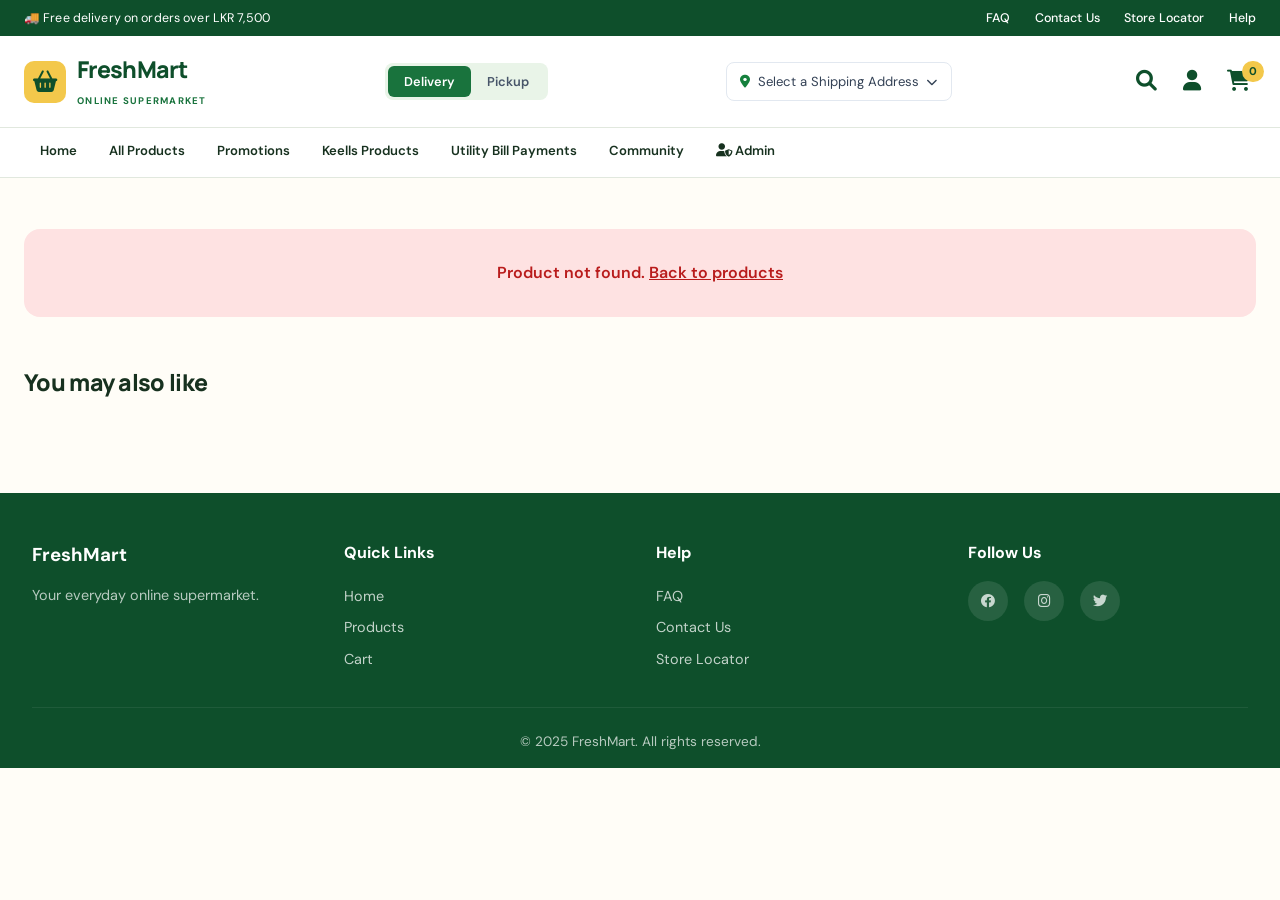
<file: product.html>
<!DOCTYPE html>
<html lang="en">
<head>
  <meta charset="UTF-8">
  <meta name="viewport" content="width=device-width, initial-scale=1.0">
  <title>Product · FreshMart</title>
  <link rel="stylesheet" href="https://cdnjs.cloudflare.com/ajax/libs/font-awesome/6.0.0-beta3/css/all.min.css">
  <link rel="stylesheet" href="css/style.css">
</head>
<body>

  <div class="top-bar">
    <div>🚚 Free delivery on orders over LKR 7,500</div>
    <div class="top-links">
      <a href="#">FAQ</a><a href="#">Contact Us</a><a href="#">Store Locator</a><a href="#">Help</a>
    </div>
  </div>

  <header class="main-header">
    <div class="logo-area">
      <a href="index.html"><div class="logo-icon"><i class="fas fa-shopping-basket"></i></div></a>
      <div class="logo-text"><h1>FreshMart</h1><span>ONLINE SUPERMARKET</span></div>
    </div>
    <div class="delivery-toggle">
      <button class="active" data-mode="delivery">Delivery</button>
      <button data-mode="pickup">Pickup</button>
    </div>
    <div class="address-selector">
      <i class="fas fa-map-marker-alt"></i><span>Select a Shipping Address</span><i class="fas fa-chevron-down"></i>
    </div>
    <div class="header-actions">
      <a href="search.html" class="icon-btn"><i class="fas fa-search"></i></a>
      <a href="login.html" class="icon-btn" data-auth-link><i class="fas fa-user"></i></a>
      <a href="cart.html" class="icon-btn cart-link">
        <i class="fas fa-shopping-cart"></i>
        <span class="cart-badge" id="headerCartCount">0</span>
      </a>
    </div>
  </header>

  <nav class="nav-menu">
    <ul>
      <li><a href="index.html">Home</a></li>
      <li><a href="products.html">All Products</a></li>
      <li><a href="promotions.html">Promotions</a></li>
      <li><a href="keells-products.html">Keells Products</a></li>
      <li><a href="utility-bills.html">Utility Bill Payments</a></li>
      <li><a href="community.html">Community</a></li>
      <li><a href="admin.html"><i class="fas fa-user-shield"></i> Admin</a></li>
    </ul>
  </nav>

  <div class="container page-content">
    <nav class="breadcrumb" id="breadcrumb"></nav>

    <div id="productDetail" class="product-detail">
      <div class="loading-spinner">Loading product...</div>
    </div>

    <section style="margin-top: 3rem;">
      <div class="section-header">
        <h2>You may also like</h2>
      </div>
      <div class="product-grid" id="relatedProducts"></div>
    </section>
  </div>

  <footer class="main-footer">
    <div class="footer-content">
      <div class="footer-col"><h3>FreshMart</h3><p>Your everyday online supermarket.</p></div>
      <div class="footer-col"><h4>Quick Links</h4><a href="index.html">Home</a><a href="products.html">Products</a><a href="cart.html">Cart</a></div>
      <div class="footer-col"><h4>Help</h4><a href="#">FAQ</a><a href="#">Contact Us</a><a href="#">Store Locator</a></div>
      <div class="footer-col"><h4>Follow Us</h4>
        <div class="social-links"><a href="#"><i class="fab fa-facebook"></i></a><a href="#"><i class="fab fa-instagram"></i></a><a href="#"><i class="fab fa-twitter"></i></a></div>
      </div>
    </div>
    <div class="footer-bottom">&copy; 2025 FreshMart. All rights reserved.</div>
  </footer>

  <script src="js/data.js"></script>
  <script src="js/api.js"></script>
  <script src="js/auth.js"></script>
  <script src="js/cart.js"></script>
  <script src="js/main.js"></script>
  <script src="js/product.js"></script>
</body>
</html>
</file>
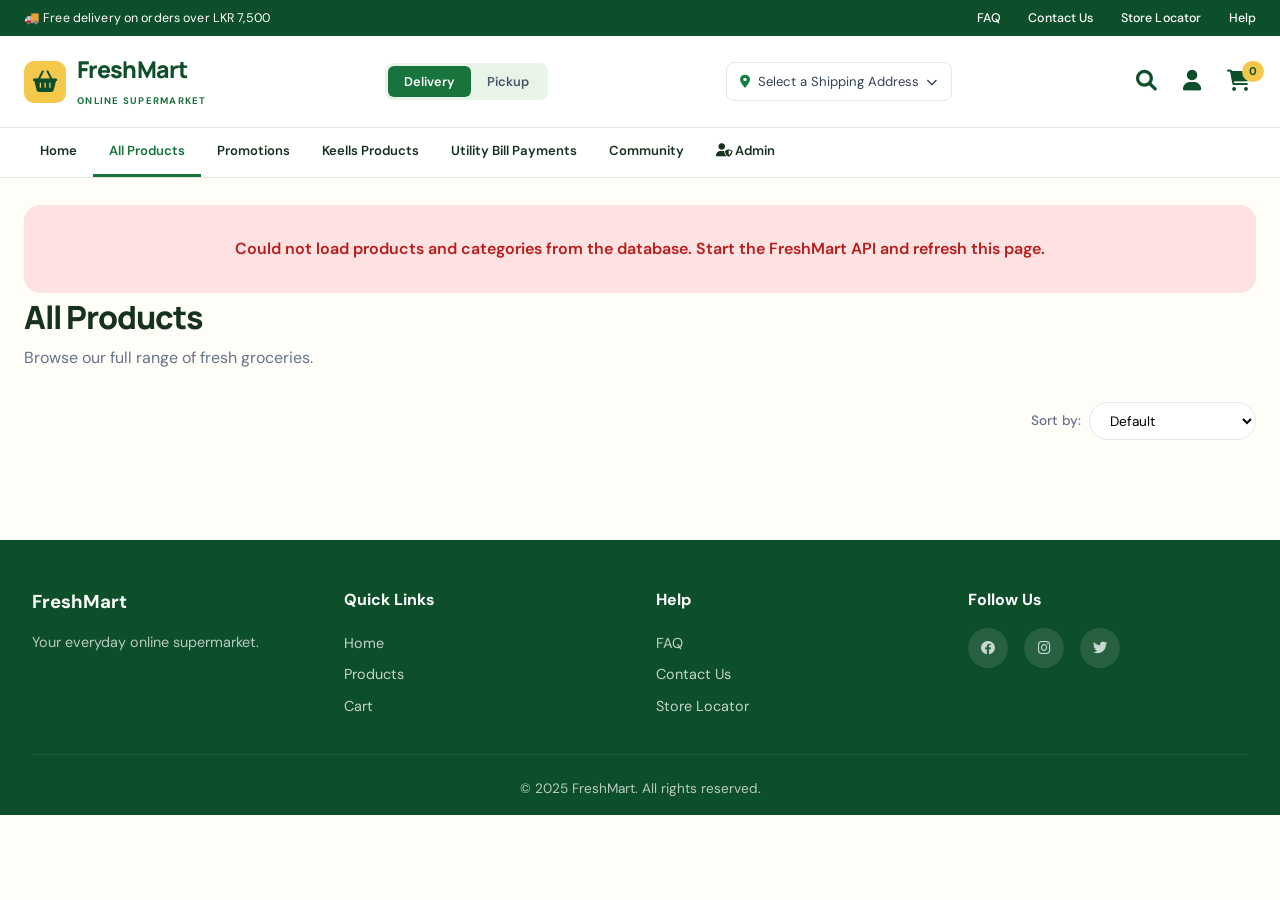
<file: products.html>
<!DOCTYPE html>
<html lang="en">
<head>
  <meta charset="UTF-8">
  <meta name="viewport" content="width=device-width, initial-scale=1.0">
  <title>All Products · FreshMart</title>
  <link rel="stylesheet" href="https://cdnjs.cloudflare.com/ajax/libs/font-awesome/6.0.0-beta3/css/all.min.css">
  <link rel="stylesheet" href="css/style.css">
</head>
<body>

  <!-- TOP BAR -->
  <div class="top-bar">
    <div>🚚 Free delivery on orders over LKR 7,500</div>
    <div class="top-links">
      <a href="community.html">FAQ</a>
      <a href="community.html">Contact Us</a>
      <a href="community.html">Store Locator</a>
      <a href="community.html">Help</a>
    </div>
  </div>

  <!-- HEADER -->
  <header class="main-header">
    <div class="logo-area">
      <a href="index.html">
        <div class="logo-icon"><i class="fas fa-shopping-basket"></i></div>
      </a>
      <div class="logo-text">
        <h1>FreshMart</h1>
        <span>ONLINE SUPERMARKET</span>
      </div>
    </div>
    <div class="delivery-toggle">
      <button class="active" data-mode="delivery">Delivery</button>
      <button data-mode="pickup">Pickup</button>
    </div>
    <div class="address-selector">
      <i class="fas fa-map-marker-alt"></i>
      <span>Select a Shipping Address</span>
      <i class="fas fa-chevron-down"></i>
    </div>
    <div class="header-actions">
      <button class="icon-btn" id="searchToggle"><i class="fas fa-search"></i></button>
      <a href="login.html" class="icon-btn" data-auth-link aria-label="Account"><i class="fas fa-user"></i></a>
      <a href="cart.html" class="icon-btn cart-link">
        <i class="fas fa-shopping-cart"></i>
        <span class="cart-badge" id="headerCartCount">0</span>
      </a>
    </div>
  </header>

  <!-- NAVIGATION -->
  <nav class="nav-menu">
    <ul>
      <li><a href="index.html">Home</a></li>
      <li><a href="products.html" class="active">All Products</a></li>
      <li><a href="promotions.html">Promotions</a></li>
      <li><a href="keells-products.html">Keells Products</a></li>
      <li><a href="utility-bills.html">Utility Bill Payments</a></li>
      <li><a href="community.html">Community</a></li>
      <li><a href="admin.html"><i class="fas fa-user-shield"></i> Admin</a></li>
    </ul>
  </nav>

  <!-- PAGE CONTENT -->
  <div class="container page-content">
    <div class="page-header">
      <h1>All Products</h1>
      <p>Browse our full range of fresh groceries.</p>
    </div>

    <!-- FILTERS -->
    <div class="filters-bar">
      <div class="category-buttons" id="categoryButtons"></div>
      <div class="sort-control">
        <label>Sort by:</label>
        <select id="sortSelect">
          <option value="default">Default</option>
          <option value="price-asc">Price: Low to High</option>
          <option value="price-desc">Price: High to Low</option>
          <option value="name-asc">Name: A-Z</option>
        </select>
      </div>
    </div>

    <!-- PRODUCT GRID -->
    <div class="product-grid" id="productGrid"></div>
  </div>

  <!-- FOOTER -->
  <footer class="main-footer">
    <div class="footer-content">
      <div class="footer-col">
        <h3>FreshMart</h3>
        <p>Your everyday online supermarket.</p>
      </div>
      <div class="footer-col">
        <h4>Quick Links</h4>
        <a href="index.html">Home</a>
        <a href="products.html">Products</a>
        <a href="cart.html">Cart</a>
      </div>
      <div class="footer-col">
        <h4>Help</h4>
        <a href="community.html">FAQ</a>
        <a href="community.html">Contact Us</a>
        <a href="community.html">Store Locator</a>
      </div>
      <div class="footer-col">
        <h4>Follow Us</h4>
        <div class="social-links">
          <a href="#"><i class="fab fa-facebook"></i></a>
          <a href="#"><i class="fab fa-instagram"></i></a>
          <a href="#"><i class="fab fa-twitter"></i></a>
        </div>
      </div>
    </div>
    <div class="footer-bottom">
      &copy; 2025 FreshMart. All rights reserved.
    </div>
  </footer>

  <script src="js/data.js"></script>
  <script src="js/api.js"></script>
  <script src="js/auth.js"></script>
  <script src="js/cart.js"></script>
  <script src="js/main.js"></script>
</body>
</html>
</file>
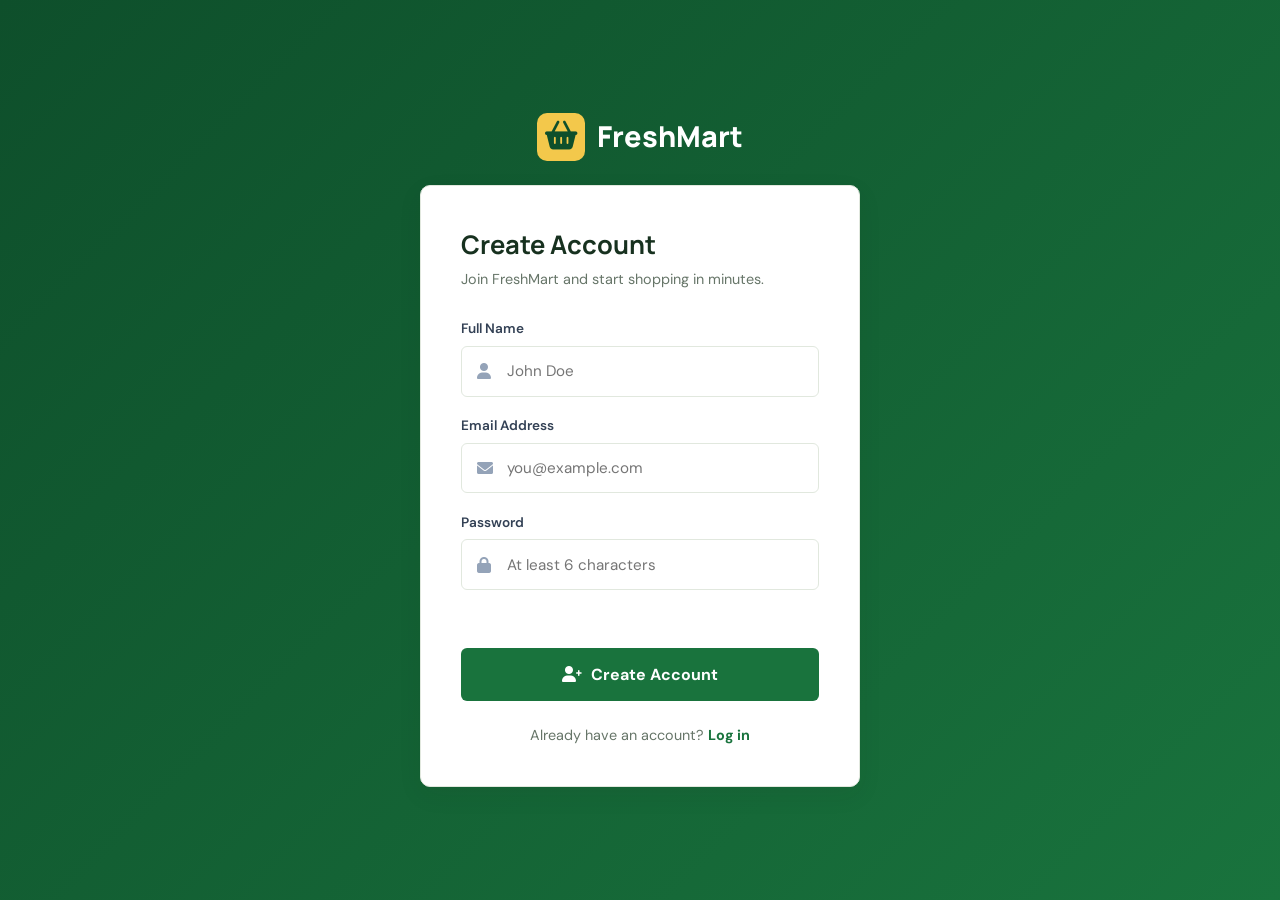
<file: register.html>
<!DOCTYPE html>
<html lang="en">
<head>
  <meta charset="UTF-8">
  <meta name="viewport" content="width=device-width, initial-scale=1.0">
  <title>Register · FreshMart</title>
  <link rel="stylesheet" href="https://cdnjs.cloudflare.com/ajax/libs/font-awesome/6.0.0-beta3/css/all.min.css">
  <link rel="stylesheet" href="css/style.css">
</head>
<body class="auth-page">
  <div class="auth-container">
    <a href="index.html" class="auth-logo">
      <div class="logo-icon"><i class="fas fa-shopping-basket"></i></div>
      <h1>FreshMart</h1>
    </a>

    <div class="auth-card">
      <h2>Create Account</h2>
      <p class="auth-subtitle">Join FreshMart and start shopping in minutes.</p>

      <form id="registerForm" class="auth-form">
        <div class="form-group">
          <label>Full Name</label>
          <div class="input-wrapper">
            <i class="fas fa-user"></i>
            <input type="text" id="regName" placeholder="John Doe" required>
          </div>
        </div>

        <div class="form-group">
          <label>Email Address</label>
          <div class="input-wrapper">
            <i class="fas fa-envelope"></i>
            <input type="email" id="regEmail" placeholder="you@example.com" required>
          </div>
        </div>

        <div class="form-group">
          <label>Password</label>
          <div class="input-wrapper">
            <i class="fas fa-lock"></i>
            <input type="password" id="regPassword" placeholder="At least 6 characters" required>
          </div>
        </div>

        <div class="form-error" id="regError"></div>

        <button type="submit" class="btn-primary-full" id="regBtn">
          <i class="fas fa-user-plus"></i> Create Account
        </button>
      </form>

      <p class="auth-switch">
        Already have an account? <a href="login.html">Log in</a>
      </p>
    </div>
  </div>

  <script src="js/api.js"></script>
  <script src="js/auth.js"></script>
  <script>
    document.getElementById('registerForm').addEventListener('submit', async (e) => {
      e.preventDefault();
      const btn = document.getElementById('regBtn');
      const errEl = document.getElementById('regError');
      errEl.textContent = '';
      btn.disabled = true;
      btn.innerHTML = '<i class="fas fa-spinner fa-spin"></i> Creating account...';

      try {
        await Auth.register({
          name: document.getElementById('regName').value,
          email: document.getElementById('regEmail').value,
          password: document.getElementById('regPassword').value
        });
        const returnUrl = new URLSearchParams(window.location.search).get('returnUrl');
        window.location.href = returnUrl === 'checkout.html' ? returnUrl : 'account.html';
      } catch (err) {
        errEl.textContent = err.message;
        btn.disabled = false;
        btn.innerHTML = '<i class="fas fa-user-plus"></i> Create Account';
      }
    });
  </script>
</body>
</html>
</file>
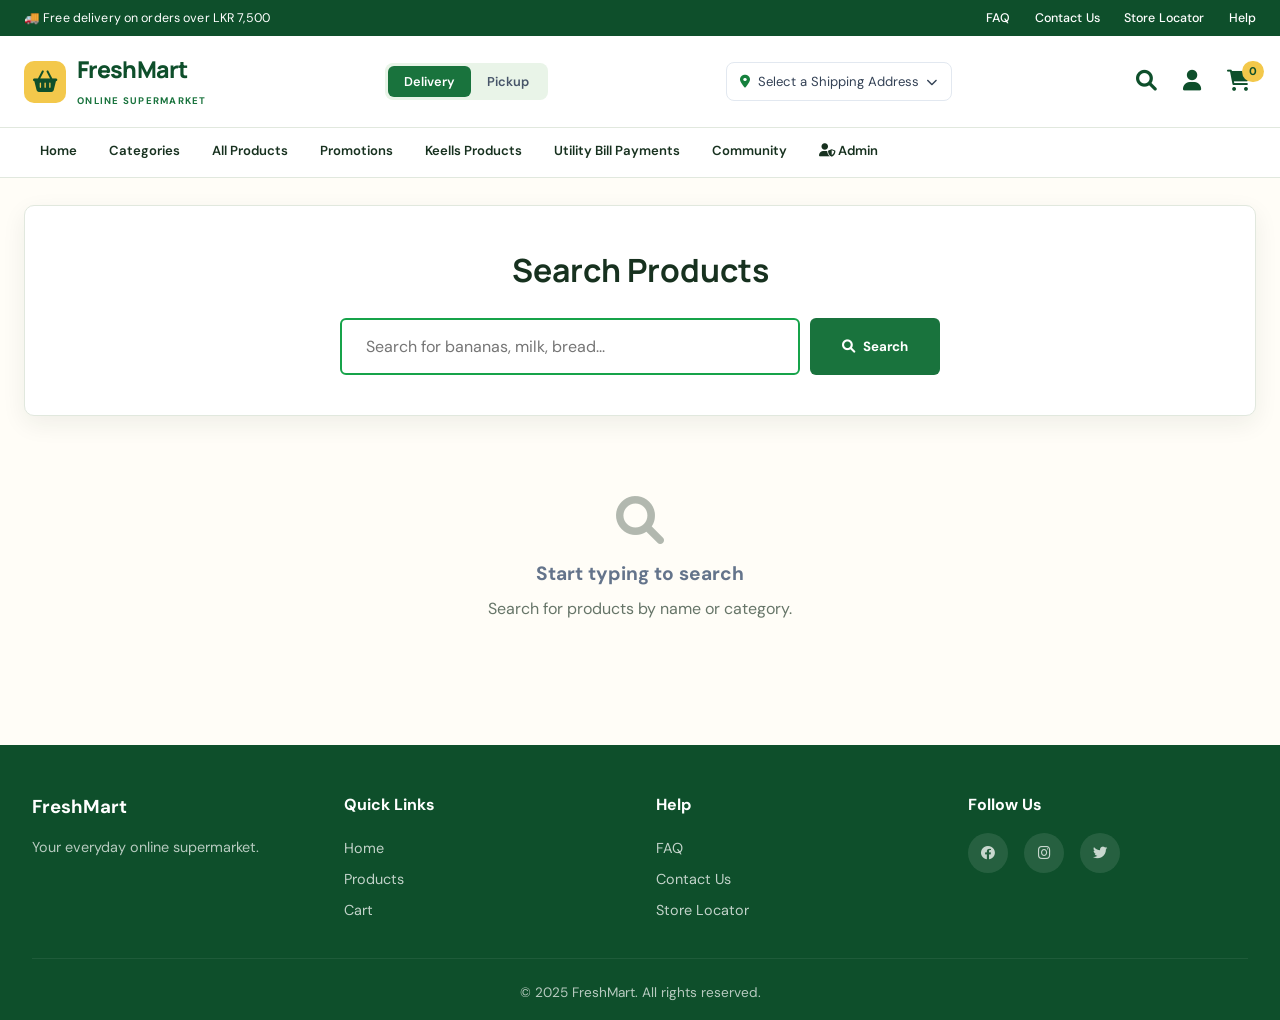
<file: search.html>
<!DOCTYPE html>
<html lang="en">
<head>
  <meta charset="UTF-8">
  <meta name="viewport" content="width=device-width, initial-scale=1.0">
  <title>Search · FreshMart</title>
  <link rel="stylesheet" href="https://cdnjs.cloudflare.com/ajax/libs/font-awesome/6.0.0-beta3/css/all.min.css">
  <link rel="stylesheet" href="css/style.css">
</head>
<body>

  <div class="top-bar">
    <div>🚚 Free delivery on orders over LKR 7,500</div>
    <div class="top-links"><a href="#">FAQ</a><a href="#">Contact Us</a><a href="#">Store Locator</a><a href="#">Help</a></div>
  </div>

  <header class="main-header">
    <div class="logo-area">
      <a href="index.html"><div class="logo-icon"><i class="fas fa-shopping-basket"></i></div></a>
      <div class="logo-text"><h1>FreshMart</h1><span>ONLINE SUPERMARKET</span></div>
    </div>
    <div class="delivery-toggle">
      <button class="active">Delivery</button><button>Pickup</button>
    </div>
    <div class="address-selector"><i class="fas fa-map-marker-alt"></i><span>Select a Shipping Address</span><i class="fas fa-chevron-down"></i></div>
    <div class="header-actions">
      <a href="search.html" class="icon-btn"><i class="fas fa-search"></i></a>
      <a href="login.html" class="icon-btn" data-auth-link><i class="fas fa-user"></i></a>
      <a href="cart.html" class="icon-btn"><i class="fas fa-shopping-cart"></i><span class="cart-badge" id="headerCartCount">0</span></a>
    </div>
  </header>

  <nav class="nav-menu">
    <ul>
      <li><a href="index.html">Home</a></li>
      <li><a href="categories.html">Categories</a></li>
      <li><a href="products.html">All Products</a></li>
      <li><a href="promotions.html">Promotions</a></li>
      <li><a href="keells-products.html">Keells Products</a></li>
      <li><a href="utility-bills.html">Utility Bill Payments</a></li>
      <li><a href="community.html">Community</a></li>
      <li><a href="admin.html"><i class="fas fa-user-shield"></i> Admin</a></li>
    </ul>
  </nav>

  <div class="container page-content">
    <div class="search-hero">
      <h1>Search Products</h1>
      <form class="search-form" id="searchForm">
        <input type="text" id="searchInput" placeholder="Search for bananas, milk, bread..." autofocus>
        <button type="submit"><i class="fas fa-search"></i> Search</button>
      </form>
    </div>

    <div id="searchResults"></div>
  </div>

  <footer class="main-footer">
    <div class="footer-content">
      <div class="footer-col"><h3>FreshMart</h3><p>Your everyday online supermarket.</p></div>
      <div class="footer-col"><h4>Quick Links</h4><a href="index.html">Home</a><a href="products.html">Products</a><a href="cart.html">Cart</a></div>
      <div class="footer-col"><h4>Help</h4><a href="#">FAQ</a><a href="#">Contact Us</a><a href="#">Store Locator</a></div>
      <div class="footer-col"><h4>Follow Us</h4>
        <div class="social-links"><a href="#"><i class="fab fa-facebook"></i></a><a href="#"><i class="fab fa-instagram"></i></a><a href="#"><i class="fab fa-twitter"></i></a></div>
      </div>
    </div>
    <div class="footer-bottom">&copy; 2025 FreshMart. All rights reserved.</div>
  </footer>

  <script src="js/data.js"></script>
  <script src="js/api.js"></script>
  <script src="js/auth.js"></script>
  <script src="js/cart.js"></script>
  <script src="js/main.js"></script>
  <script src="js/search.js"></script>
</body>
</html>
</file>
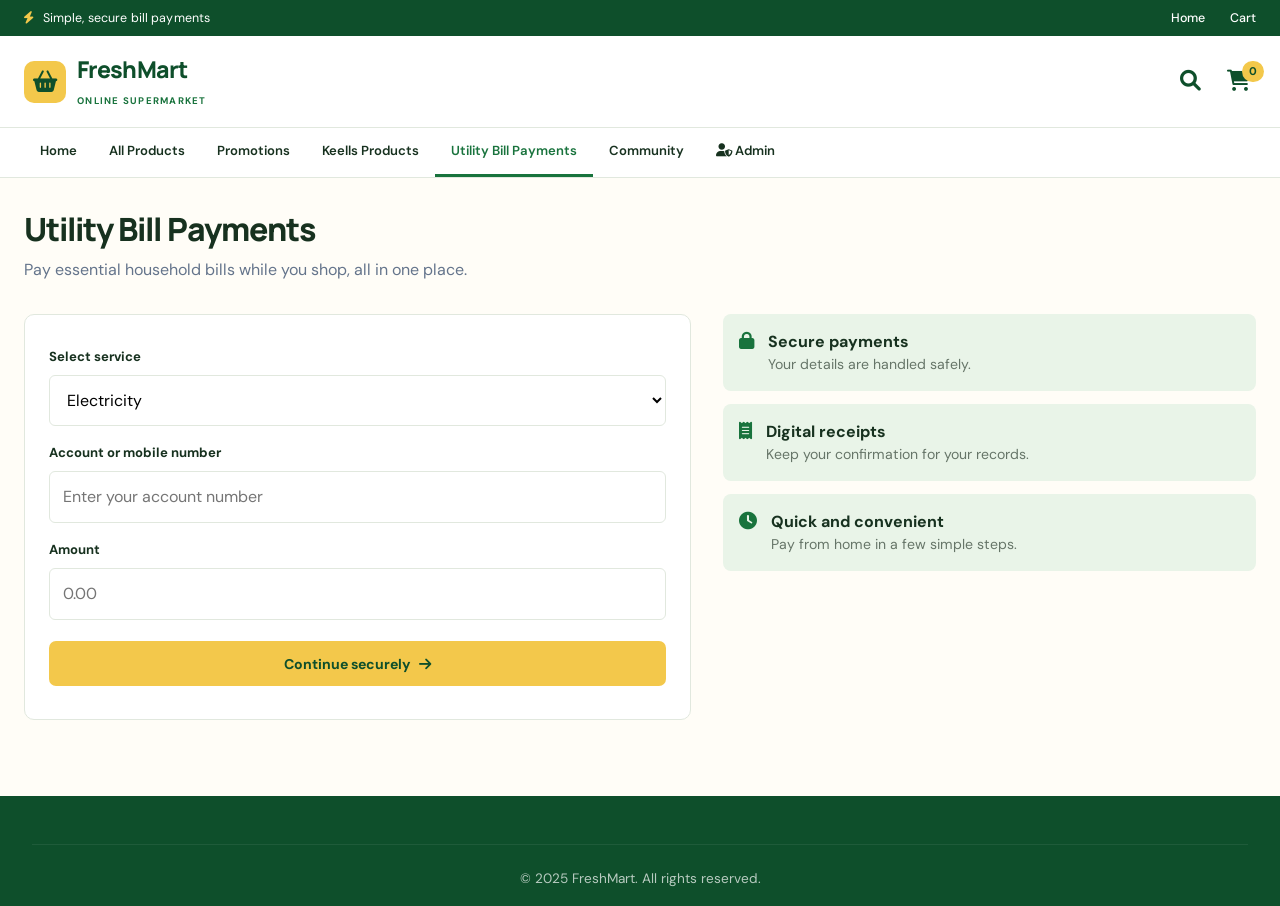
<file: utility-bills.html>
<!DOCTYPE html>
<html lang="en">
<head>
  <meta charset="UTF-8"><meta name="viewport" content="width=device-width, initial-scale=1.0"><title>Utility Bill Payments · FreshMart</title>
  <link rel="stylesheet" href="https://cdnjs.cloudflare.com/ajax/libs/font-awesome/6.0.0-beta3/css/all.min.css"><link rel="stylesheet" href="css/style.css">
</head>
<body>
  <div class="top-bar"><div><i class="fas fa-bolt"></i> Simple, secure bill payments</div><div class="top-links"><a href="index.html">Home</a><a href="cart.html">Cart</a></div></div>
  <header class="main-header"><div class="logo-area"><a href="index.html"><div class="logo-icon"><i class="fas fa-shopping-basket"></i></div></a><div class="logo-text"><h1>FreshMart</h1><span>ONLINE SUPERMARKET</span></div></div><div class="header-actions"><a href="products.html" class="icon-btn"><i class="fas fa-search"></i></a><a href="cart.html" class="icon-btn"><i class="fas fa-shopping-cart"></i><span class="cart-badge" id="headerCartCount">0</span></a></div></header>
  <nav class="nav-menu"><ul><li><a href="index.html">Home</a></li><li><a href="products.html">All Products</a></li><li><a href="promotions.html">Promotions</a></li><li><a href="keells-products.html">Keells Products</a></li><li><a href="utility-bills.html" class="active">Utility Bill Payments</a></li><li><a href="community.html">Community</a></li><li><a href="admin.html"><i class="fas fa-user-shield"></i> Admin</a></li></ul></nav>
  <main class="container page-content"><div class="page-header"><h1>Utility Bill Payments</h1><p>Pay essential household bills while you shop, all in one place.</p></div><div class="utility-layout"><form class="utility-form" onsubmit="event.preventDefault(); document.getElementById('billMessage').textContent='Your bill details are ready to review.'"><label for="provider">Select service</label><select id="provider"><option>Electricity</option><option>Water</option><option>Mobile</option><option>Internet</option></select><label for="accountNumber">Account or mobile number</label><input id="accountNumber" type="text" placeholder="Enter your account number" required><label for="billAmount">Amount</label><input id="billAmount" type="number" min="1" step="0.01" placeholder="0.00" required><button class="btn-primary" type="submit">Continue securely <i class="fas fa-arrow-right"></i></button><p id="billMessage" class="form-message"></p></form><div class="utility-points"><div><i class="fas fa-lock"></i><div><strong>Secure payments</strong><span>Your details are handled safely.</span></div></div><div><i class="fas fa-receipt"></i><div><strong>Digital receipts</strong><span>Keep your confirmation for your records.</span></div></div><div><i class="fas fa-clock"></i><div><strong>Quick and convenient</strong><span>Pay from home in a few simple steps.</span></div></div></div></div></main>
  <footer class="main-footer"><div class="footer-bottom">&copy; 2025 FreshMart. All rights reserved.</div></footer>
  <script src="js/cart.js"></script><script>CartManager.updateCartBadge();</script>
</body>
</html>
</file>
<file: css/style.css>
@import url('https://fonts.googleapis.com/css2?family=DM+Sans:wght@400;500;600;700&family=Manrope:wght@700;800&display=swap');

/* ========== RESET & BASE ========== */
* { margin: 0; padding: 0; box-sizing: border-box; font-family: 'Inter', system-ui, sans-serif; }
body { background: #f2f4f8; color: #1e293b; line-height: 1.5; }
a { text-decoration: none; color: inherit; }
img { max-width: 100%; display: block; }

/* ========== TOP BAR ========== */
.top-bar {
  background: #002e5c;
  color: white;
  padding: 0.5rem 2rem;
  font-size: 0.85rem;
  display: flex;
  justify-content: space-between;
  align-items: center;
  flex-wrap: wrap;
  gap: 1rem;
}
.top-links a { color: white; margin-left: 1.5rem; font-weight: 500; }
.top-links a:hover { text-decoration: underline; }

/* ========== HEADER ========== */
.main-header {
  background: white;
  padding: 1rem 2rem;
  box-shadow: 0 2px 8px rgba(0,0,0,0.05);
  display: flex;
  align-items: center;
  justify-content: space-between;
  flex-wrap: wrap;
  gap: 1.5rem;
  position: sticky;
  top: 0;
  z-index: 100;
}
.logo-area { display: flex; align-items: center; gap: 0.8rem; }
.logo-icon {
  background: #e63946;
  color: white;
  width: 48px; height: 48px;
  border-radius: 12px;
  display: flex; align-items: center; justify-content: center;
  font-size: 1.8rem;
}
.logo-text h1 { font-size: 1.6rem; font-weight: 800; color: #002e5c; }
.logo-text span { font-size: 0.7rem; color: #64748b; letter-spacing: 1px; }

.delivery-toggle {
  display: flex;
  background: #f1f5f9;
  border-radius: 40px;
  padding: 4px;
}
.delivery-toggle button {
  border: none;
  background: transparent;
  padding: 0.5rem 1.5rem;
  border-radius: 40px;
  font-weight: 600;
  font-size: 0.9rem;
  cursor: pointer;
  color: #475569;
  transition: all 0.2s;
}
.delivery-toggle button.active { background: #002e5c; color: white; }

.address-selector {
  display: flex;
  align-items: center;
  gap: 0.5rem;
  background: #f8fafc;
  padding: 0.5rem 1.2rem;
  border-radius: 40px;
  border: 1px solid #e2e8f0;
  font-size: 0.9rem;
  color: #334155;
  cursor: pointer;
  transition: all 0.2s;
}
.address-selector:hover { border-color: #002e5c; }
.address-selector i:first-child { color: #e63946; }
.address-selector i:last-child { font-size: 0.7rem; }

.header-actions { display: flex; align-items: center; gap: 1.2rem; }
.icon-btn {
  background: none;
  border: none;
  font-size: 1.3rem;
  color: #002e5c;
  cursor: pointer;
  position: relative;
  padding: 0.4rem;
  border-radius: 50%;
  transition: all 0.2s;
  display: flex;
  align-items: center;
  justify-content: center;
}
.icon-btn:hover { background: #f1f5f9; }
.cart-badge {
  position: absolute;
  top: -4px; right: -8px;
  background: #e63946;
  color: white;
  font-size: 0.7rem;
  padding: 2px 7px;
  border-radius: 40px;
  font-weight: 700;
}

/* ========== SEARCH BAR ========== */
.search-bar {
  display: none;
  background: white;
  padding: 1rem 2rem;
  border-top: 1px solid #e2e8f0;
}
.search-bar.active { display: flex; gap: 0.5rem; }
.search-bar input {
  flex: 1;
  padding: 0.75rem 1.2rem;
  border: 1px solid #e2e8f0;
  border-radius: 40px;
  font-size: 0.95rem;
  outline: none;
}
.search-bar input:focus { border-color: #002e5c; }
.search-bar button {
  background: #002e5c;
  color: white;
  border: none;
  padding: 0.75rem 1.5rem;
  border-radius: 40px;
  cursor: pointer;
}

/* ========== NAVIGATION MENU ========== */
.nav-menu {
  background: white;
  border-top: 1px solid #e2e8f0;
  box-shadow: 0 2px 4px rgba(0,0,0,0.02);
  position: sticky;
  top: 80px;
  z-index: 99;
}
.nav-menu ul {
  display: flex;
  list-style: none;
  max-width: 1280px;
  margin: 0 auto;
  padding: 0 1.5rem;
  flex-wrap: wrap;
}
.nav-menu > ul > li { position: relative; }
.nav-menu a {
  display: block;
  padding: 1rem 1.2rem;
  font-weight: 600;
  font-size: 0.9rem;
  color: #002e5c;
  border-bottom: 3px solid transparent;
  transition: all 0.2s;
}
.nav-menu a:hover, .nav-menu a.active {
  border-bottom-color: #e63946;
  color: #e63946;
}
.dropdown-menu {
  display: none;
  position: absolute;
  top: 100%; left: 0;
  background: white;
  min-width: 220px;
  box-shadow: 0 8px 24px rgba(0,0,0,0.1);
  border-radius: 8px;
  padding: 0.5rem 0;
  flex-direction: column;
  list-style: none;
}
.dropdown.open .dropdown-menu, .dropdown:focus-within .dropdown-menu { display: flex; }
.dropdown-menu a {
  padding: 0.7rem 1.5rem;
  border-bottom: none;
  font-weight: 500;
}
.dropdown-menu a:hover {
  background: #f8fafc;
  border-bottom: none;
  color: #e63946;
}

/* ========== HERO BANNER ========== */
.hero-banner {
  max-width: 1280px;
  margin: 1.5rem auto;
  background: linear-gradient(135deg, #002e5c 0%, #004a8f 100%);
  color: white;
  border-radius: 24px;
  padding: 3rem;
  position: relative;
  overflow: hidden;
}
.hero-content { max-width: 500px; position: relative; z-index: 2; }
.hero-banner h2 { font-size: 2.2rem; font-weight: 800; margin-bottom: 0.5rem; }
.hero-banner p { opacity: 0.9; font-size: 1.05rem; margin-bottom: 1.5rem; }
.hero-search { display: flex; max-width: 520px; margin-bottom: 1.1rem; background: white; border-radius: 7px; padding: 0.25rem; }
.hero-search input { flex: 1; min-width: 0; border: 0; outline: 0; padding: 0.72rem 0.85rem; color: var(--ink); font: inherit; }
.hero-search button { border: 0; border-radius: 5px; background: var(--yellow); color: var(--leaf-dark); padding: 0 1rem; font-weight: 700; cursor: pointer; }
.hero-search button:hover { background: #e8b72f; }
.sr-only { position: absolute; width: 1px; height: 1px; padding: 0; margin: -1px; overflow: hidden; clip: rect(0, 0, 0, 0); white-space: nowrap; border: 0; }
.service-strip { display: grid; grid-template-columns: repeat(4, 1fr); gap: 0.8rem; padding-top: 0; }
.service-strip > div { display: flex; align-items: center; gap: 0.75rem; min-height: 72px; border: 1px solid var(--line); border-radius: 8px; background: white; padding: 0.9rem; }
.service-strip i { color: var(--leaf); font-size: 1.25rem; }
.service-strip strong, .service-strip span { display: block; }
.service-strip strong { color: var(--ink); font-size: 0.82rem; }
.service-strip span { color: var(--muted); font-size: 0.7rem; margin-top: 0.15rem; }
.btn-primary {
  display: inline-flex;
  align-items: center;
  gap: 0.5rem;
  background: #e63946;
  color: white;
  padding: 0.9rem 2rem;
  border-radius: 40px;
  font-weight: 700;
  transition: all 0.2s;
}
.btn-primary:hover { background: #c1121f; transform: translateY(-2px); }

/* ========== CONTAINER ========== */
.container { max-width: 1280px; margin: 0 auto; padding: 2rem 1.5rem; }
.page-content { padding-top: 1rem; }

.section-header {
  display: flex;
  justify-content: space-between;
  align-items: center;
  margin-bottom: 1.5rem;
}
.section-header h2 { font-size: 1.5rem; font-weight: 800; color: #002e5c; }
.section-header a { color: #e63946; font-weight: 600; display: flex; align-items: center; gap: 0.5rem; }
.section-header a:hover { text-decoration: underline; }

.page-header { margin-bottom: 2rem; }
.page-header h1 { font-size: 2rem; font-weight: 800; color: #002e5c; margin-bottom: 0.3rem; }
.page-header p { color: #64748b; }

/* ========== CATEGORY CARDS ========== */
.category-cards {
  display: grid;
  grid-template-columns: repeat(auto-fill, minmax(180px, 1fr));
  gap: 1.2rem;
  margin-bottom: 3rem;
}
.category-card {
  background: white;
  border-radius: 20px;
  padding: 1.5rem 1rem;
  text-align: center;
  box-shadow: 0 4px 12px rgba(0,0,0,0.04);
  transition: all 0.2s;
  border: 1px solid #eef2f6;
  cursor: pointer;
}
.category-card:hover { transform: translateY(-4px); box-shadow: 0 12px 24px rgba(0,0,0,0.08); }
.category-card .cat-icon { font-size: 2.8rem; margin-bottom: 0.8rem; }
.category-card h3 { font-size: 1rem; font-weight: 700; color: #002e5c; }
.category-card p { font-size: 0.8rem; color: #64748b; margin-top: 0.3rem; }

/* ========== FILTERS BAR ========== */
.filters-bar {
  display: flex;
  justify-content: space-between;
  align-items: center;
  gap: 1rem;
  margin-bottom: 1.5rem;
  flex-wrap: wrap;
}
.category-buttons { display: flex; flex-wrap: wrap; gap: 0.6rem; }
.cat-btn {
  background: white;
  border: 1px solid #e2e8f0;
  padding: 0.55rem 1.2rem;
  border-radius: 40px;
  font-weight: 600;
  font-size: 0.85rem;
  color: #1e293b;
  cursor: pointer;
  transition: all 0.2s;
  display: flex;
  align-items: center;
  gap: 0.4rem;
}
.cat-btn i { color: #e63946; }
.cat-btn:hover { background: #f1f5f9; }
.cat-btn.active { background: #002e5c; border-color: #002e5c; color: white; }
.cat-btn.active i { color: white; }

.sort-control { display: flex; align-items: center; gap: 0.5rem; }
.sort-control label { font-size: 0.85rem; color: #64748b; font-weight: 500; }
.sort-control select {
  padding: 0.55rem 1rem;
  border: 1px solid #e2e8f0;
  border-radius: 40px;
  font-size: 0.85rem;
  background: white;
  cursor: pointer;
  outline: none;
}
.sort-control select:focus { border-color: #002e5c; }

/* ========== PRODUCT GRID ========== */
.product-grid {
  display: grid;
  grid-template-columns: repeat(auto-fill, minmax(220px, 1fr));
  gap: 1.5rem;
}
.product-card {
  background: white;
  border-radius: 20px;
  padding: 1.2rem;
  box-shadow: 0 4px 12px rgba(0,0,0,0.04);
  display: flex;
  flex-direction: column;
  transition: all 0.2s;
  border: 1px solid #eef2f6;
}
.product-card:hover { transform: translateY(-3px); box-shadow: 0 12px 24px rgba(0,0,0,0.08); }
.product-icon { font-size: 3rem; text-align: center; margin-bottom: 0.8rem; }
.product-name { font-size: 1.05rem; font-weight: 700; margin-bottom: 0.2rem; color: #1e293b; }
.product-category { font-size: 0.75rem; color: #64748b; text-transform: uppercase; margin-bottom: 0.6rem; letter-spacing: 0.3px; }
.product-price { font-size: 1.4rem; font-weight: 800; color: #002e5c; margin-bottom: 1rem; }
.product-price small { font-size: 0.8rem; font-weight: 500; color: #64748b; }
.add-to-cart-btn {
  background: #e63946;
  color: white;
  border: none;
  border-radius: 40px;
  padding: 0.7rem;
  font-weight: 700;
  font-size: 0.9rem;
  display: flex;
  align-items: center;
  justify-content: center;
  gap: 0.5rem;
  cursor: pointer;
  margin-top: auto;
  transition: all 0.2s;
}
.add-to-cart-btn:hover { background: #c1121f; }
.add-to-cart-btn.added { background: #16a34a; pointer-events: none; opacity: 0.9; }

/* ========== CART PAGE LAYOUT ========== */
.cart-layout {
  display: grid;
  grid-template-columns: 1fr 360px;
  gap: 2rem;
  align-items: start;
}
.cart-main {
  background: white;
  border-radius: 20px;
  padding: 1.5rem;
  box-shadow: 0 4px 12px rgba(0,0,0,0.04);
  min-height: 300px;
}
.cart-items-container { display: flex; flex-direction: column; gap: 0.8rem; }
.cart-item {
  display: flex;
  align-items: center;
  justify-content: space-between;
  background: #f8fafc;
  padding: 1rem 1.2rem;
  border-radius: 16px;
  border: 1px solid #f1f5f9;
  animation: slideIn 0.25s ease;
}
@keyframes slideIn {
  from { opacity: 0; transform: translateY(8px); }
  to { opacity: 1; transform: translateY(0); }
}
.cart-item-info { display: flex; align-items: center; gap: 1rem; flex-wrap: wrap; flex: 1; }
.cart-item-icon { align-items: center; background: #eef7ee; border-radius: 8px; display: flex; flex: 0 0 58px; height: 58px; justify-content: center; overflow: hidden; text-align: center; }
.cart-item-icon img { height: 100%; object-fit: cover; width: 100%; }
.cart-item-icon-fallback { font-size: 1.8rem; line-height: 1; }
.cart-item-name { font-weight: 700; font-size: 1rem; }
.cart-item-price { font-weight: 700; color: #e63946; font-size: 1rem; }
.cart-item-quantity {
  display: flex;
  align-items: center;
  gap: 0.5rem;
  background: white;
  border: 1px solid #e2e8f0;
  border-radius: 40px;
  padding: 0.2rem;
}
.cart-item-quantity button {
  background: none;
  border: none;
  width: 28px;
  height: 28px;
  border-radius: 50%;
  cursor: pointer;
  font-weight: 700;
  color: #002e5c;
  display: flex;
  align-items: center;
  justify-content: center;
  font-size: 1rem;
}
.cart-item-quantity button:hover { background: #f1f5f9; }
.cart-item-quantity span { font-weight: 700; min-width: 20px; text-align: center; font-size: 0.9rem; }
.cart-item-remove {
  background: none;
  border: none;
  color: #94a3b8;
  font-size: 1.1rem;
  cursor: pointer;
  padding: 0.4rem 0.6rem;
  border-radius: 50%;
  transition: all 0.15s;
}
.cart-item-remove:hover { color: #b91c1c; background: #fee2e2; }

.empty-cart-message { text-align: center; color: #94a3b8; padding: 3rem 1rem; }
.empty-cart-message i { font-size: 3rem; opacity: 0.5; display: block; margin-bottom: 1rem; }
.empty-cart-message h3 { font-size: 1.2rem; margin-bottom: 0.5rem; color: #64748b; }
.empty-cart-message a { color: #e63946; font-weight: 700; }

/* ========== ORDER SUMMARY SIDEBAR ========== */
.cart-sidebar { position: sticky; top: 160px; }
.order-summary {
  background: white;
  border-radius: 20px;
  padding: 1.5rem;
  box-shadow: 0 4px 12px rgba(0,0,0,0.04);
  border: 1px solid #eef2f6;
}
.order-summary h3 {
  font-size: 1.2rem;
  font-weight: 800;
  color: #002e5c;
  margin-bottom: 1.2rem;
  padding-bottom: 0.8rem;
  border-bottom: 1px solid #f1f5f9;
}
.summary-row {
  display: flex;
  justify-content: space-between;
  padding: 0.6rem 0;
  font-size: 0.95rem;
  color: #475569;
}
.summary-row.total-row {
  border-top: 1px solid #f1f5f9;
  margin-top: 0.5rem;
  padding-top: 1rem;
  font-size: 1.1rem;
  font-weight: 800;
  color: #002e5c;
}
.summary-row.total-row span:last-child { color: #e63946; }
.btn-checkout {
  width: 100%;
  background: #e63946;
  color: white;
  border: none;
  padding: 1rem;
  border-radius: 40px;
  font-weight: 700;
  font-size: 1rem;
  cursor: pointer;
  margin-top: 1.2rem;
  display: flex;
  align-items: center;
  justify-content: center;
  gap: 0.6rem;
  transition: all 0.2s;
}
.btn-checkout:hover:not(:disabled) { background: #c1121f; }
.btn-checkout:disabled { background: #cbd5e1; cursor: not-allowed; }
.continue-shopping {
  display: block;
  text-align: center;
  margin-top: 1rem;
  color: #64748b;
  font-weight: 600;
  font-size: 0.9rem;
}
.continue-shopping:hover { color: #e63946; }

/* ========== FOOTER ========== */
.main-footer {
  background: #002e5c;
  color: white;
  margin-top: 3rem;
  padding: 3rem 2rem 1rem;
}
.footer-content {
  max-width: 1280px;
  margin: 0 auto;
  display: grid;
  grid-template-columns: repeat(auto-fit, minmax(200px, 1fr));
  gap: 2rem;
  padding-bottom: 2rem;
}
.footer-col h3, .footer-col h4 { margin-bottom: 1rem; }
.footer-col p { opacity: 0.7; font-size: 0.9rem; }
.footer-col a {
  display: block;
  color: rgba(255,255,255,0.75);
  padding: 0.3rem 0;
  font-size: 0.9rem;
  transition: color 0.2s;
}
.footer-col a:hover { color: white; }
.social-links { display: flex; gap: 1rem; }
.social-links a {
  width: 40px; height: 40px;
  background: rgba(255,255,255,0.1);
  border-radius: 50%;
  display: flex;
  align-items: center;
  justify-content: center;
  padding: 0;
}
.social-links a:hover { background: #e63946; }
.footer-bottom {
  text-align: center;
  padding-top: 1.5rem;
  border-top: 1px solid rgba(255,255,255,0.1);
  font-size: 0.85rem;
  opacity: 0.7;
}

/* ========== RESPONSIVE ========== */
@media (max-width: 1024px) {
  .cart-layout { grid-template-columns: 1fr; }
  .cart-sidebar { position: static; }
}
@media (max-width: 768px) {
  .top-bar { flex-direction: column; align-items: flex-start; gap: 0.5rem; }
  .main-header { flex-direction: column; align-items: stretch; gap: 1rem; }
  .header-actions { justify-content: space-between; }
  .nav-menu { top: auto; position: static; }
  .nav-menu ul { overflow-x: auto; flex-wrap: nowrap; }
  .hero-banner { padding: 2rem 1.5rem; }
  .hero-banner h2 { font-size: 1.6rem; }
  .product-grid { grid-template-columns: repeat(auto-fill, minmax(160px, 1fr)); gap: 1rem; }
  .cart-item { flex-wrap: wrap; gap: 0.5rem; }
  .footer-content { grid-template-columns: 1fr 1fr; }
}
@media (max-width: 480px) {
  .product-grid { grid-template-columns: 1fr 1fr; gap: 0.8rem; }
  .product-card { padding: 0.8rem; }
  .product-name { font-size: 0.9rem; }
  .product-price { font-size: 1.1rem; }
  .add-to-cart-btn { font-size: 0.8rem; padding: 0.6rem; }
  .footer-content { grid-template-columns: 1fr; }
}

/* ========== GREEN FRESHMART THEME ========== */
:root {
  --theme-green-900: #14532d;
  --theme-green-700: #15803d;
  --theme-green-600: #16a34a;
  --theme-green-100: #dcfce7;
  --theme-green-50: #f0fdf4;
}

body { background: #f3f8f4; }
.top-bar, .main-footer { background: var(--theme-green-900); }
.logo-icon, .cart-badge, .btn-primary, .add-to-cart-btn, .btn-checkout,
.search-bar button, .search-form button, .btn-primary-full { background: var(--theme-green-700); }
.logo-text h1, .icon-btn, .nav-menu a, .section-header h2, .page-header h1,
.category-card h3, .product-price, .cart-item-quantity button, .order-summary h3,
.summary-row.total-row, .product-detail-name, .search-hero h1, .search-results-header h2,
.auth-card h2, .account-header h1, .account-card h3, .page-title, .checkout-item-price,
.success-box h1 { color: var(--theme-green-900); }
.delivery-toggle button.active, .cat-btn.active { background: var(--theme-green-700); border-color: var(--theme-green-700); }
.address-selector:hover, .search-bar input:focus, .sort-control select:focus,
.input-wrapper input:focus, .search-form input:focus, .form-grid input:focus,
.payment-option:hover { border-color: var(--theme-green-600); }
.address-selector i:first-child, .cat-btn i, .section-header a, .cart-item-price,
.empty-cart-message a, .continue-shopping:hover, .breadcrumb a:hover, .product-detail-meta i,
.forgot-link, .auth-switch a, .account-card i, .payment-option i, .success-order-id strong,
.summary-row.total-row span:last-child { color: var(--theme-green-700); }
.nav-menu a:hover, .nav-menu a.active { border-bottom-color: var(--theme-green-600); color: var(--theme-green-700); }
.dropdown-menu a:hover { color: var(--theme-green-700); background: var(--theme-green-50); }
.hero-banner, .search-results-header { background: linear-gradient(135deg, var(--theme-green-900) 0%, var(--theme-green-700) 100%); }
.btn-primary:hover, .add-to-cart-btn:hover, .btn-checkout:hover:not(:disabled),
.search-form button:hover, .btn-primary-full:hover:not(:disabled) { background: var(--theme-green-900); }
.add-to-cart-btn.added { background: var(--theme-green-600); }
.cart-item-quantity button:hover { background: var(--theme-green-100); }
.thumb.active { border-color: var(--theme-green-600); }
.payment-option input { accent-color: var(--theme-green-600); }
.social-links a:hover { background: var(--theme-green-600); }

/* ========== FRESH MARKET STOREFRONT ========== */
:root {
  --ink: #17311f;
  --muted: #667568;
  --leaf: #19733d;
  --leaf-dark: #0e4f2b;
  --mint: #e9f4e8;
  --cream: #fffdf7;
  --line: #e1e8de;
  --yellow: #f3c84b;
}

* { font-family: 'DM Sans', sans-serif; }
body { background: var(--cream); color: var(--ink); }
.top-bar { background: var(--leaf-dark); padding: 0.55rem max(1.5rem, calc((100% - 1280px) / 2)); font-size: 0.78rem; letter-spacing: 0.01em; }
.top-bar i { color: var(--yellow); margin-right: 0.4rem; }
.main-header { padding: 1rem max(1.5rem, calc((100% - 1280px) / 2)); box-shadow: 0 1px 0 var(--line); position: relative; }
.logo-area { gap: 0.7rem; }
.logo-icon { width: 42px; height: 42px; border-radius: 10px; background: var(--yellow); color: var(--leaf-dark); font-size: 1.35rem; }
.logo-text h1 { font-family: 'Manrope', sans-serif; font-size: 1.45rem; letter-spacing: -0.04em; color: var(--leaf-dark); }
.logo-text span { font-size: 0.6rem; color: var(--leaf); font-weight: 700; letter-spacing: 0.13em; }
.delivery-toggle { background: var(--mint); border-radius: 8px; padding: 3px; }
.delivery-toggle button { padding: 0.45rem 1rem; border-radius: 6px; font-size: 0.8rem; }
.delivery-toggle button.active { background: var(--leaf); }
.address-selector { border-radius: 8px; background: #fff; padding: 0.55rem 0.85rem; font-size: 0.82rem; }
.header-actions { gap: 0.8rem; }
.icon-btn { color: var(--leaf-dark); border-radius: 8px; }
.cart-badge { background: var(--yellow); color: var(--leaf-dark); }
.nav-menu { top: 0; position: relative; border-top: 0; box-shadow: 0 1px 0 var(--line); }
.nav-menu ul { padding: 0 max(1.5rem, calc((100% - 1280px) / 2)); }
.nav-menu a { color: var(--ink); padding: 0.85rem 1rem; font-size: 0.82rem; }
.nav-menu a:hover, .nav-menu a.active { color: var(--leaf); border-bottom-color: var(--leaf); }

.hero-banner { max-width: 1280px; min-height: 360px; margin: 1.25rem auto 2.5rem; border-radius: 10px; padding: 4.2rem; display: flex; align-items: center; background: linear-gradient(90deg, rgba(14,79,43,0.98) 0%, rgba(14,79,43,0.78) 44%, rgba(14,79,43,0.08) 100%), url('https://images.unsplash.com/photo-1542838132-92c53300491e?auto=format&fit=crop&w=1800&q=85') center/cover; }
.hero-content { max-width: 520px; }
.hero-kicker { color: var(--yellow); font-size: 0.75rem; font-weight: 700; letter-spacing: 0.14em; }
.hero-banner h2 { font-family: 'Manrope', sans-serif; font-size: clamp(2rem, 4vw, 3.5rem); line-height: 1.08; margin: 0.7rem 0 0.8rem; letter-spacing: -0.04em; }
.hero-banner p { max-width: 410px; line-height: 1.7; }
.btn-primary { border-radius: 7px; background: var(--yellow); color: var(--leaf-dark); padding: 0.85rem 1.25rem; font-size: 0.88rem; }
.btn-primary:hover { background: #fff; color: var(--leaf-dark); }
.container { max-width: 1280px; padding: 1.75rem 1.5rem; }
.section-header { margin-bottom: 1.1rem; }
.section-header h2, .page-header h1 { font-family: 'Manrope', sans-serif; color: var(--ink); letter-spacing: -0.03em; }
.section-header h2 { font-size: 1.45rem; }
.section-header a { color: var(--leaf); font-size: 0.85rem; }
.category-cards { gap: 0.9rem; }
.category-card { border-radius: 10px; border: 1px solid var(--line); box-shadow: none; padding: 1.25rem 0.8rem; }
.category-card:hover { transform: translateY(-3px); border-color: #a9c9aa; box-shadow: 0 10px 24px rgba(23,49,31,0.08); }
.category-card.active { border: 2px solid var(--leaf) !important; box-shadow: 0 0 0 3px var(--mint), 0 10px 24px rgba(23,49,31,0.12); }
.category-card.active h3 { color: var(--leaf-dark); }
.category-card .cat-icon { font-size: 2.4rem; }
.category-card .cat-image { height: 118px; margin: -0.2rem -0.2rem 0.8rem; border-radius: 7px; overflow: hidden; background: var(--mint); }
.category-card .cat-image img { width: 100%; height: 100%; object-fit: cover; }
.category-card h3 { color: var(--ink); }
.section-note { color: var(--muted); font-size: 0.82rem; }
.farm-section { padding-top: 0.5rem; }
.farm-banners { display: grid; grid-template-columns: 2fr 1fr 1fr; grid-auto-rows: 145px; gap: 0.8rem; }
.farm-banners img { width: 100%; height: 100%; object-fit: cover; border-radius: 8px; border: 1px solid var(--line); }
.farm-banners img:first-child { grid-row: span 2; }
.info-grid { display: grid; grid-template-columns: repeat(3, 1fr); gap: 1rem; }
.promo-card { display: flex; flex-direction: column; background: white; border: 1px solid var(--line); border-radius: 10px; overflow: hidden; transition: transform 0.2s, box-shadow 0.2s; }
.promo-card:hover { transform: translateY(-3px); box-shadow: 0 12px 25px rgba(23,49,31,0.1); }
.promo-card img { width: 100%; height: 190px; object-fit: cover; background: var(--mint); }
.promo-card div { padding: 1.2rem; }
.promo-card span, .brand-hero span { color: var(--leaf); font-size: 0.72rem; font-weight: 700; letter-spacing: 0.1em; text-transform: uppercase; }
.promo-card h2 { font-family: 'Manrope', sans-serif; color: var(--ink); font-size: 1.2rem; margin: 0.35rem 0; }
.promo-card p, .brand-hero p, .utility-points span, .community-grid p { color: var(--muted); font-size: 0.88rem; }
.brand-hero { min-height: 300px; display: flex; align-items: center; padding: 3rem; border-radius: 10px; color: white; background: linear-gradient(90deg, rgba(14,79,43,0.97), rgba(14,79,43,0.45)), url('https://essstr.blob.core.windows.net/essimg/banners/hfff/HM-Fresh-banner-1-Web.png') center/cover; }
.brand-hero div { max-width: 480px; }
.brand-hero h2, .community-story h1 { font-family: 'Manrope', sans-serif; font-size: 2.5rem; line-height: 1.1; margin: 0.7rem 0; }
.brand-hero p { color: rgba(255,255,255,0.85); margin-bottom: 1.4rem; }
.brand-strip, .community-grid { display: grid; grid-template-columns: repeat(3, 1fr); gap: 1rem; }
.brand-strip > div, .community-grid article { display: flex; flex-direction: column; gap: 0.45rem; background: white; border: 1px solid var(--line); border-radius: 10px; padding: 1.4rem; }
.brand-strip i, .community-grid i { color: var(--leaf); font-size: 1.4rem; margin-bottom: 0.35rem; }
.brand-strip strong { color: var(--ink); }
.brand-strip span { color: var(--muted); font-size: 0.82rem; }
.utility-layout { display: grid; grid-template-columns: minmax(0, 1fr) minmax(280px, 0.8fr); gap: 2rem; align-items: start; }
.utility-form { display: grid; gap: 0.55rem; background: white; border: 1px solid var(--line); border-radius: 10px; padding: 1.5rem; }
.utility-form label { color: var(--ink); font-size: 0.82rem; font-weight: 700; margin-top: 0.5rem; }
.utility-form input, .utility-form select { border: 1px solid var(--line); border-radius: 6px; padding: 0.8rem; font: inherit; background: white; }
.utility-form .btn-primary { border: 0; cursor: pointer; margin-top: 0.8rem; justify-content: center; }
.form-message { color: var(--leaf); font-size: 0.85rem; }
.utility-points { display: grid; gap: 0.8rem; }
.utility-points > div { display: flex; gap: 0.9rem; align-items: flex-start; background: var(--mint); border-radius: 8px; padding: 1rem; }
.utility-points i { color: var(--leaf); font-size: 1.1rem; margin-top: 0.15rem; }
.utility-points strong, .utility-points span { display: block; }
.community-story { min-height: 360px; display: grid; grid-template-columns: 1fr 1fr; overflow: hidden; border-radius: 10px; background: var(--leaf-dark); color: white; }
.community-story > div { padding: 3rem; align-self: center; }
.community-story p { color: rgba(255,255,255,0.85); max-width: 440px; margin-bottom: 1.4rem; }
.community-story img { width: 100%; height: 100%; min-height: 360px; object-fit: cover; }
.community-grid { margin-top: 1.5rem; }
.community-grid h2 { color: var(--ink); font-family: 'Manrope', sans-serif; font-size: 1.1rem; }
.contact-page { padding-top: 2.2rem; }
.contact-hero { align-items: center; background: var(--leaf-dark); border-radius: 10px; color: white; display: flex; justify-content: space-between; min-height: 270px; overflow: hidden; padding: 3rem 3.5rem; }
.contact-hero h1 { color: white; font-family: 'Manrope', sans-serif; font-size: clamp(2.1rem, 4vw, 3.5rem); letter-spacing: -0.04em; line-height: 1; margin: 0.7rem 0 0.9rem; }
.contact-hero p { color: rgba(255,255,255,0.82); line-height: 1.7; margin: 0; max-width: 540px; }
.contact-hero-meta { color: #d8f4df; display: flex; flex-wrap: wrap; font-size: 0.78rem; gap: 1.2rem; margin-top: 1.5rem; }
.contact-hero-meta i { color: var(--yellow); margin-right: 0.35rem; }
.contact-hero-mark { align-items: center; background: rgba(255,255,255,0.1); border: 1px solid rgba(255,255,255,0.2); border-radius: 50%; display: flex; flex-direction: column; height: 170px; justify-content: center; margin-left: 2rem; min-width: 170px; text-align: center; }
.contact-hero-mark i { color: var(--yellow); font-size: 2.1rem; margin-bottom: 0.65rem; }
.contact-hero-mark strong { font-size: 0.83rem; line-height: 1.4; }
.contact-channels { display: grid; gap: 0.8rem; grid-template-columns: repeat(3, 1fr); margin: 1.1rem 0 2rem; }
.contact-channel { align-items: center; background: white; border: 1px solid var(--line); border-radius: 8px; color: inherit; display: flex; gap: 0.85rem; min-height: 92px; padding: 1rem; text-decoration: none; transition: border-color 0.2s, transform 0.2s; }
.contact-channel:hover { border-color: #91b99a; transform: translateY(-2px); }
.contact-icon { align-items: center; background: var(--mint); border-radius: 7px; color: var(--leaf); display: flex; flex: 0 0 40px; height: 40px; justify-content: center; }
.contact-channel small, .contact-channel strong, .contact-channel em { display: block; }
.contact-channel small, .contact-channel em { color: var(--muted); font-size: 0.72rem; font-style: normal; }
.contact-channel strong { color: var(--ink); font-size: 0.9rem; margin: 0.16rem 0; }
.contact-layout { align-items: start; display: grid; gap: 1.1rem; grid-template-columns: minmax(0, 1.25fr) minmax(280px, 0.75fr); }
.contact-form, .contact-aside-block, .contact-location { background: white; border: 1px solid var(--line); border-radius: 8px; }
.contact-form { padding: 1.6rem; }
.contact-form .section-header { align-items: start; display: flex; justify-content: space-between; }
.contact-label { color: var(--leaf); font-size: 0.7rem; font-weight: 800; letter-spacing: 0.12em; }
.contact-form h2, .contact-aside h2 { color: var(--ink); font-family: 'Manrope', sans-serif; font-size: 1.35rem; margin: 0.35rem 0 1.2rem; }
.contact-required { color: var(--muted); font-size: 0.72rem; padding-top: 0.2rem; }
.contact-form label { color: var(--ink); display: block; font-size: 0.82rem; font-weight: 700; margin-top: 0.9rem; }
.contact-form input, .contact-form select, .contact-form textarea { border: 1px solid var(--line); border-radius: 5px; box-sizing: border-box; color: var(--ink); display: block; font: inherit; font-size: 0.88rem; margin-top: 0.35rem; padding: 0.75rem; resize: vertical; width: 100%; }
.contact-form input:focus, .contact-form select:focus, .contact-form textarea:focus { border-color: var(--leaf); outline: 2px solid var(--mint); }
.contact-form-grid { display: grid; gap: 0.9rem; grid-template-columns: 1fr 1fr; }
.contact-form-footer { align-items: center; display: flex; gap: 1rem; margin-top: 1.1rem; }
.contact-form-footer .btn-primary { border: 0; cursor: pointer; }
.contact-form-footer .form-message { flex: 1; margin: 0; }
.contact-aside { display: grid; gap: 1.1rem; }
.contact-aside-block { padding: 1.5rem; }
.contact-aside-block h2 { margin-bottom: 0.8rem; }
.contact-aside details { border-top: 1px solid var(--line); padding: 0.85rem 0; }
.contact-aside summary { color: var(--ink); cursor: pointer; font-size: 0.85rem; font-weight: 700; }
.contact-aside details p { color: var(--muted); font-size: 0.8rem; line-height: 1.6; margin: 0.55rem 0 0; }
.contact-location { align-items: flex-start; background: var(--mint); border-color: transparent; display: flex; gap: 0.9rem; padding: 1.3rem 1.5rem; }
.contact-location > i { color: var(--leaf); font-size: 1.3rem; padding-top: 0.15rem; }
.contact-location strong { color: var(--ink); font-size: 0.95rem; }
.contact-location p { color: var(--muted); font-size: 0.82rem; line-height: 1.5; margin: 0.35rem 0 0.7rem; }
.contact-location a { color: var(--leaf); font-size: 0.78rem; font-weight: 700; text-decoration: none; }

.product-grid { gap: 1rem; grid-template-columns: repeat(auto-fill, minmax(205px, 1fr)); }
.product-card { border-radius: 10px; border: 1px solid var(--line); box-shadow: none; padding: 0.8rem; overflow: hidden; }
.product-card:hover { transform: translateY(-3px); box-shadow: 0 12px 25px rgba(23,49,31,0.1); }
.product-image { height: 185px; background: #f2f7ef; border-radius: 7px; display: block; position: relative; overflow: hidden; margin-bottom: 0.85rem; }
.product-image img { width: 100%; height: 100%; object-fit: cover; transition: transform 0.35s ease; }
.product-card:hover .product-image img { transform: scale(1.04); }
.product-badge { position: absolute; z-index: 1; left: 0.55rem; top: 0.55rem; background: var(--yellow); color: var(--leaf-dark); border-radius: 4px; padding: 0.25rem 0.45rem; font-size: 0.62rem; font-weight: 700; }
.product-name { color: var(--ink); font-size: 0.95rem; }
.product-category { color: var(--muted); font-size: 0.72rem; text-transform: none; letter-spacing: 0; }
.product-price { color: var(--leaf-dark); font-size: 1.2rem; margin-bottom: 0.8rem; }
.product-price small { color: var(--muted); font-size: 0.68rem; }
.add-to-cart-btn { border-radius: 6px; background: var(--leaf); padding: 0.65rem; font-size: 0.8rem; }
.add-to-cart-btn:hover { background: var(--leaf-dark); }
.main-footer { background: var(--leaf-dark); }

/* Image treatment for product detail and checkout-compatible thumbnails. */
.product-detail-icon { font-size: 0; height: 360px; }
.product-detail-icon img { width: 100%; height: 100%; object-fit: cover; border-radius: 12px; }
.thumb { padding: 0; overflow: hidden; }
.thumb img { width: 100%; height: 100%; object-fit: cover; }

@media (max-width: 768px) {
  .main-header { padding: 0.9rem 1rem; }
  .hero-banner { margin: 0.8rem 1rem 1.5rem; min-height: 390px; padding: 2rem 1.5rem; background-position: 65% center; }
  .product-image { height: 145px; }
  .service-strip { grid-template-columns: 1fr 1fr; }
  .farm-banners { grid-template-columns: 1fr 1fr; grid-auto-rows: 110px; }
  .farm-banners img:first-child { grid-row: span 2; }
  .info-grid, .brand-strip, .community-grid, .utility-layout, .community-story { grid-template-columns: 1fr; }
  .community-story img { min-height: 230px; max-height: 280px; }
  .brand-hero { padding: 2rem 1.5rem; }
  .contact-hero { align-items: flex-start; flex-direction: column; padding: 2rem 1.5rem; }
  .contact-hero-mark { align-self: flex-end; margin: 1.5rem 0 -3.5rem; }
  .contact-channels, .contact-layout { grid-template-columns: 1fr; }
  .contact-form-grid { grid-template-columns: 1fr; }
}
@media (max-width: 480px) {
  .hero-search { flex-direction: column; gap: 0.25rem; padding: 0.35rem; }
  .hero-search button { min-height: 42px; }
  .service-strip { grid-template-columns: 1fr; }
}



/* ========== PRODUCT DETAIL PAGE ========== */
.breadcrumb {
  display: flex;
  align-items: center;
  gap: 0.6rem;
  font-size: 0.85rem;
  color: #64748b;
  margin-bottom: 1.5rem;
  flex-wrap: wrap;
}
.breadcrumb a { color: #64748b; }
.breadcrumb a:hover { color: #e63946; }
.breadcrumb i { font-size: 0.6rem; }

.product-detail-grid {
  display: grid;
  grid-template-columns: 1fr 1.2fr;
  gap: 3rem;
  background: white;
  border-radius: 24px;
  padding: 2.5rem;
  box-shadow: 0 4px 12px rgba(0,0,0,0.04);
}
.product-detail-image {
  background: #f8fafc;
  border-radius: 20px;
  padding: 2rem;
  text-align: center;
}
.product-detail-icon { font-size: 10rem; line-height: 1; margin-bottom: 1.5rem; }
.product-thumbnails { display: flex; gap: 0.6rem; justify-content: center; }
.thumb {
  width: 60px; height: 60px;
  background: white;
  border-radius: 12px;
  display: flex; align-items: center; justify-content: center;
  font-size: 1.8rem;
  border: 2px solid transparent;
  cursor: pointer;
}
.thumb.active { border-color: #e63946; }

.product-detail-category {
  display: inline-block;
  background: #f1f5f9;
  color: #64748b;
  padding: 0.3rem 0.9rem;
  border-radius: 40px;
  font-size: 0.75rem;
  text-transform: uppercase;
  letter-spacing: 0.5px;
  font-weight: 600;
  margin-bottom: 0.8rem;
}
.product-detail-name {
  font-size: 2rem;
  font-weight: 800;
  color: #002e5c;
  margin-bottom: 1rem;
  line-height: 1.2;
}
.product-detail-rating { display: flex; align-items: center; gap: 0.8rem; margin-bottom: 1.2rem; }
.stars { color: #fbbf24; font-size: 1rem; }
.rating-text { font-size: 0.85rem; color: #64748b; }
.product-detail-price {
  font-size: 2.2rem;
  font-weight: 800;
  color: #e63946;
  margin-bottom: 1.2rem;
}
.product-detail-price small { font-size: 0.9rem; font-weight: 500; color: #64748b; }
.product-detail-desc { color: #475569; margin-bottom: 1.8rem; line-height: 1.6; }
.product-detail-actions {
  display: flex;
  gap: 1rem;
  margin-bottom: 1.8rem;
  flex-wrap: wrap;
}
.qty-selector {
  display: flex;
  align-items: center;
  background: #f1f5f9;
  border-radius: 40px;
  padding: 0.3rem;
}
.qty-btn {
  width: 38px; height: 38px;
  border: none; background: white;
  border-radius: 50%; cursor: pointer;
  font-size: 1.2rem; font-weight: 700;
  color: #002e5c;
}
.qty-btn:hover { background: #e2e8f0; }
.qty-selector input {
  width: 50px;
  border: none;
  background: transparent;
  text-align: center;
  font-weight: 700;
  font-size: 1rem;
  outline: none;
}
.btn-add-large {
  flex: 1;
  min-width: 200px;
  background: #e63946;
  color: white;
  border: none;
  padding: 1rem 2rem;
  border-radius: 40px;
  font-weight: 700;
  font-size: 1rem;
  cursor: pointer;
  display: flex;
  align-items: center;
  justify-content: center;
  gap: 0.6rem;
  transition: all 0.2s;
}
.btn-add-large:hover:not(:disabled) { background: #c1121f; }
.btn-add-large.added { background: #16a34a; cursor: default; }
.product-detail-meta {
  display: flex;
  flex-direction: column;
  gap: 0.6rem;
  padding-top: 1.5rem;
  border-top: 1px solid #f1f5f9;
  font-size: 0.9rem;
  color: #475569;
}
.product-detail-meta div { display: flex; align-items: center; gap: 0.7rem; }
.product-detail-meta i { color: #e63946; width: 18px; }

/* ========== SEARCH PAGE ========== */
.search-hero {
  background: white;
  border-radius: 24px;
  padding: 2.5rem;
  margin-bottom: 2rem;
  box-shadow: 0 4px 12px rgba(0,0,0,0.04);
  text-align: center;
}
.search-hero h1 { color: #002e5c; font-size: 2rem; margin-bottom: 1.5rem; }
.search-form {
  display: flex;
  gap: 0.6rem;
  max-width: 600px;
  margin: 0 auto;
}
.search-form input {
  flex: 1;
  padding: 1rem 1.5rem;
  border: 2px solid #e2e8f0;
  border-radius: 40px;
  font-size: 1rem;
  outline: none;
}
.search-form input:focus { border-color: #002e5c; }
.search-form button {
  background: #e63946;
  color: white;
  border: none;
  padding: 0 2rem;
  border-radius: 40px;
  font-weight: 700;
  cursor: pointer;
  display: flex;
  align-items: center;
  gap: 0.5rem;
}
.search-form button:hover { background: #c1121f; }
.search-results-header { margin-bottom: 1.5rem; }
.search-results-header h2 { color: #002e5c; font-size: 1.3rem; }

/* ========== AUTH PAGES ========== */
.auth-page {
  background: linear-gradient(135deg, #002e5c 0%, #004a8f 100%);
  min-height: 100vh;
  display: flex;
  align-items: center;
  justify-content: center;
  padding: 2rem 1rem;
}
.auth-container { max-width: 440px; width: 100%; }
.auth-logo {
  display: flex;
  align-items: center;
  justify-content: center;
  gap: 0.8rem;
  margin-bottom: 1.5rem;
  text-decoration: none;
}
.auth-logo .logo-icon {
  background: #e63946;
  color: white;
  width: 48px; height: 48px;
  border-radius: 12px;
  display: flex; align-items: center; justify-content: center;
  font-size: 1.8rem;
}
.auth-logo h1 { color: white; font-size: 1.8rem; font-weight: 800; }
.auth-card {
  background: white;
  border-radius: 24px;
  padding: 2.5rem;
  box-shadow: 0 20px 40px rgba(0,0,0,0.15);
}
.auth-card h2 { color: #002e5c; font-size: 1.6rem; margin-bottom: 0.3rem; }
.auth-subtitle { color: #64748b; font-size: 0.9rem; margin-bottom: 1.8rem; }
.auth-form { display: flex; flex-direction: column; gap: 1.2rem; }
.form-group label {
  display: block;
  font-size: 0.85rem;
  font-weight: 600;
  color: #334155;
  margin-bottom: 0.4rem;
}
.input-wrapper {
  position: relative;
  display: flex;
  align-items: center;
}
.input-wrapper i {
  position: absolute;
  left: 1rem;
  color: #94a3b8;
}
.input-wrapper input {
  width: 100%;
  padding: 0.9rem 1rem 0.9rem 2.8rem;
  border: 1.5px solid #e2e8f0;
  border-radius: 12px;
  font-size: 0.95rem;
  outline: none;
  transition: border 0.2s;
}
.input-wrapper input:focus { border-color: #002e5c; }
.form-row {
  display: flex;
  justify-content: space-between;
  align-items: center;
  font-size: 0.85rem;
}
.checkbox-label { display: flex; align-items: center; gap: 0.5rem; color: #475569; cursor: pointer; }
.forgot-link { color: #e63946; font-weight: 600; }
.btn-primary-full {
  background: #e63946;
  color: white;
  border: none;
  padding: 1rem;
  border-radius: 12px;
  font-weight: 700;
  font-size: 1rem;
  cursor: pointer;
  display: flex;
  align-items: center;
  justify-content: center;
  gap: 0.6rem;
  transition: background 0.2s;
}
.btn-primary-full:hover:not(:disabled) { background: #c1121f; }
.btn-primary-full:disabled { opacity: 0.7; cursor: not-allowed; }
.form-error { color: #b91c1c; font-size: 0.85rem; min-height: 1.2rem; }
.auth-switch { text-align: center; margin-top: 1.5rem; color: #64748b; font-size: 0.9rem; }
.auth-switch a { color: #e63946; font-weight: 700; }

/* ========== ACCOUNT PAGE ========== */
.account-header {
  display: flex;
  align-items: center;
  gap: 1.5rem;
  background: white;
  padding: 2rem;
  border-radius: 20px;
  margin-bottom: 2rem;
  box-shadow: 0 4px 12px rgba(0,0,0,0.04);
}
.account-avatar {
  width: 70px; height: 70px;
  background: #e63946;
  color: white;
  border-radius: 50%;
  display: flex; align-items: center; justify-content: center;
  font-size: 1.8rem;
  font-weight: 800;
}
.account-header h1 { font-size: 1.5rem; color: #002e5c; }
.account-header p { color: #64748b; font-size: 0.9rem; }
.btn-logout {
  margin-left: auto;
  background: none;
  border: 1.5px solid #e2e8f0;
  padding: 0.6rem 1.2rem;
  border-radius: 40px;
  font-weight: 600;
  color: #64748b;
  cursor: pointer;
  display: flex;
  align-items: center;
  gap: 0.5rem;
}
.btn-logout:hover { background: #fee2e2; color: #b91c1c; border-color: #fecaca; }
.account-grid {
  display: grid;
  grid-template-columns: repeat(auto-fill, minmax(220px, 1fr));
  gap: 1.2rem;
}
.account-card {
  background: white;
  padding: 1.8rem;
  border-radius: 20px;
  box-shadow: 0 4px 12px rgba(0,0,0,0.04);
  text-decoration: none;
  color: inherit;
  transition: all 0.2s;
  border: 1px solid #eef2f6;
}
.account-card:hover { transform: translateY(-4px); box-shadow: 0 12px 24px rgba(0,0,0,0.08); }
.account-card i { font-size: 2rem; color: #e63946; margin-bottom: 1rem; display: block; }
.account-card h3 { color: #002e5c; font-size: 1.1rem; margin-bottom: 0.3rem; }
.account-card p { color: #64748b; font-size: 0.85rem; }
.account-orders { background: white; border: 1px solid var(--line); border-radius: 10px; margin-top: 1.5rem; padding: 1.5rem; }
.account-orders-heading { align-items: end; border-bottom: 1px solid var(--line); display: flex; justify-content: space-between; margin-bottom: 0.2rem; padding-bottom: 0.9rem; }
.account-eyebrow { color: var(--leaf); font-size: 0.7rem; font-weight: 800; letter-spacing: 0.12em; }
.account-orders h2 { color: var(--ink); font-family: 'Manrope', sans-serif; font-size: 1.35rem; margin-top: 0.25rem; }
.order-count { color: var(--muted); font-size: 0.78rem; }
.order-history-list { display: grid; gap: 0.7rem; }
.order-history-item { align-items: center; border-bottom: 1px solid #edf1ef; display: grid; gap: 1rem; grid-template-columns: minmax(150px, 0.8fr) minmax(180px, 1.5fr) auto; padding: 1rem 0; }
.order-history-item:last-child { border-bottom: 0; }
.order-history-item strong { color: var(--ink); display: block; font-size: 0.88rem; }
.order-history-item span { color: var(--muted); display: block; font-size: 0.75rem; margin-top: 0.25rem; }
.order-history-products { display: flex; flex-wrap: wrap; gap: 0.35rem; }
.order-history-products span { background: var(--mint); border-radius: 4px; color: var(--leaf-dark); margin: 0; padding: 0.35rem 0.5rem; }
.order-history-total { color: var(--leaf) !important; white-space: nowrap; }
.order-history-empty { color: var(--muted); font-size: 0.85rem; padding: 1.3rem 0 0.4rem; }

/* ========== CHECKOUT PAGE ========== */
.checkout-layout {
  display: grid;
  grid-template-columns: 1fr 400px;
  gap: 2rem;
  align-items: start;
}
.page-title { font-size: 2rem; color: #002e5c; margin-bottom: 1.5rem; }
.checkout-step {
  background: white;
  border-radius: 20px;
  padding: 1.8rem;
  margin-bottom: 1.2rem;
  box-shadow: 0 4px 12px rgba(0,0,0,0.04);
}
.checkout-step h2 {
  font-size: 1.1rem;
  color: #002e5c;
  margin-bottom: 1.2rem;
  display: flex;
  align-items: center;
  gap: 0.7rem;
}
.step-num {
  background: #e63946;
  color: white;
  width: 28px; height: 28px;
  border-radius: 50%;
  display: flex; align-items: center; justify-content: center;
  font-size: 0.85rem;
  font-weight: 700;
}
.form-grid {
  display: grid;
  grid-template-columns: 1fr 1fr;
  gap: 1rem;
}
.form-grid .full { grid-column: 1 / -1; }
.form-grid .form-group label {
  display: block;
  font-size: 0.85rem;
  font-weight: 600;
  color: #334155;
  margin-bottom: 0.4rem;
}
.form-grid input {
  width: 100%;
  padding: 0.8rem 1rem;
  border: 1.5px solid #e2e8f0;
  border-radius: 12px;
  font-size: 0.95rem;
  outline: none;
}
.form-grid input:focus { border-color: #002e5c; }
.payment-options { display: flex; flex-direction: column; gap: 0.7rem; }
.payment-option {
  display: flex;
  align-items: center;
  gap: 0.8rem;
  padding: 1rem;
  border: 1.5px solid #e2e8f0;
  border-radius: 12px;
  cursor: pointer;
  font-weight: 500;
  transition: all 0.2s;
}
.payment-option:hover { border-color: #002e5c; }
.payment-option input { accent-color: #e63946; }
.payment-option i { color: #e63946; font-size: 1.1rem; }
.checkout-items {
  max-height: 260px;
  overflow-y: auto;
  margin-bottom: 1rem;
  padding-bottom: 1rem;
  border-bottom: 1px solid #f1f5f9;
}
.checkout-item {
  display: flex;
  align-items: center;
  gap: 0.8rem;
  padding: 0.6rem 0;
  font-size: 0.9rem;
}
.checkout-item-icon { font-size: 1.5rem; }
.checkout-item-info { flex: 1; }
.checkout-item-name { font-weight: 600; color: #1e293b; }
.checkout-item-qty { font-size: 0.8rem; color: #64748b; }
.checkout-item-price { font-weight: 700; color: #002e5c; }
.secure-note {
  text-align: center;
  font-size: 0.8rem;
  color: #64748b;
  margin-top: 1rem;
}
.secure-note i { color: #16a34a; }

/* ========== SUCCESS BOX ========== */
.success-box {
  background: white;
  border-radius: 24px;
  padding: 4rem 2rem;
  text-align: center;
  box-shadow: 0 4px 12px rgba(0,0,0,0.04);
  max-width: 600px;
  margin: 0 auto;
}
.success-icon {
  font-size: 5rem;
  color: #16a34a;
  margin-bottom: 1.5rem;
  animation: pop 0.5s ease;
}
@keyframes pop {
  0% { transform: scale(0); }
  70% { transform: scale(1.15); }
  100% { transform: scale(1); }
}
.success-box h1 { color: #002e5c; font-size: 2rem; margin-bottom: 0.8rem; }
.success-box p { color: #64748b; margin-bottom: 1rem; }
.success-order-id {
  background: #f8fafc;
  padding: 1rem;
  border-radius: 12px;
  margin: 1.5rem 0;
  font-size: 1rem;
}
.success-order-id strong { color: #e63946; }
.success-note { font-size: 0.9rem; margin-bottom: 2rem; }
.success-box .btn-primary {
  display: inline-flex;
  align-items: center;
  gap: 0.5rem;
  background: #e63946;
  color: white;
  padding: 1rem 2rem;
  border-radius: 40px;
  font-weight: 700;
}

/* ========== ERROR BOX ========== */
.error-box {
  background: #fee2e2;
  color: #b91c1c;
  padding: 2rem;
  border-radius: 16px;
  text-align: center;
  font-weight: 600;
}
.error-box a { text-decoration: underline; color: #b91c1c; }

/* ========== LOADING ========== */
.loading-spinner {
  text-align: center;
  padding: 3rem;
  color: #64748b;
  font-weight: 500;
}

/* ========== RESPONSIVE ADDITIONS ========== */
@media (max-width: 900px) {
  .product-detail-grid { grid-template-columns: 1fr; gap: 1.5rem; padding: 1.5rem; }
  .product-detail-icon { font-size: 6rem; }
  .product-detail-name { font-size: 1.5rem; }
  .product-detail-price { font-size: 1.6rem; }
  .checkout-layout { grid-template-columns: 1fr; }
  .form-grid { grid-template-columns: 1fr; }
}
@media (max-width: 600px) {
  .search-form { flex-direction: column; }
  .search-form button { padding: 1rem; justify-content: center; }
  .account-header { flex-direction: column; text-align: center; }
  .btn-logout { margin: 0; }
}

/* Keep the green palette on page-specific controls defined above. */
.product-detail-price, .search-form button, .btn-primary-full,
.success-box .btn-primary { background: var(--theme-green-700); color: white; }
.product-detail-price, .product-detail-name, .search-hero h1,
.search-results-header h2, .auth-card h2, .account-header h1,
.account-card h3, .page-title, .checkout-item-price, .success-box h1 {
  color: var(--theme-green-900);
}
.breadcrumb a:hover, .product-detail-meta i, .search-form button:hover,
.forgot-link, .auth-switch a, .account-card i, .payment-option i,
.success-order-id strong { color: var(--theme-green-700); }
.search-form button:hover, .btn-primary-full:hover:not(:disabled),
.success-box .btn-primary:hover { background: var(--theme-green-900); }
.delivery-success-overlay { align-items: center; background: rgba(23,49,31,0.58); display: flex; inset: 0; justify-content: center; min-height: 430px; padding: 2rem; position: fixed; z-index: 20; }
.delivery-success-popup { animation: popupIn 0.35s ease both; background: white; border: 1px solid var(--line); border-radius: 12px; box-shadow: 0 24px 60px rgba(23,49,31,0.24); max-width: 460px; padding: 1.5rem 2rem 2rem; text-align: center; width: 100%; }
.delivery-road { background: var(--mint); border-radius: 7px; height: 58px; margin-bottom: 1.2rem; overflow: hidden; position: relative; }
.delivery-road::after { background: repeating-linear-gradient(90deg, var(--leaf) 0 28px, transparent 28px 48px); bottom: 10px; content: ''; height: 3px; left: 0; opacity: 0.4; position: absolute; width: 100%; }
.delivery-truck { animation: truckDrive 2.8s ease-in-out infinite; color: var(--leaf-dark); font-size: 2.3rem; left: -3rem; position: absolute; top: 1rem; z-index: 1; }
.delivery-success-popup h1 { color: var(--ink); font-family: 'Manrope', sans-serif; font-size: 1.7rem; margin: 0.6rem 0; }
.delivery-success-popup > p { color: var(--muted); font-size: 0.9rem; }
@keyframes truckDrive { 0% { transform: translateX(0); } 45%, 65% { transform: translateX(220px); } 100% { transform: translateX(520px); } }
@keyframes popupIn { from { opacity: 0; transform: translateY(12px) scale(0.98); } to { opacity: 1; transform: translateY(0) scale(1); } }

/* ========== ADMIN PANEL ========== */
.admin-header { background: var(--theme-green-900); color: white; display: flex; align-items: center; justify-content: space-between; padding: 1rem 4vw; }
.admin-header .logo-area { color: white; }
.admin-header .logo-text h1, .admin-header .logo-text span { color: white; }
.admin-header-actions { display: flex; align-items: center; gap: 1rem; }
.admin-link { color: white; background: transparent; border: 0; font: inherit; text-decoration: none; cursor: pointer; padding: 0.55rem 0.7rem; }
.admin-link:hover { color: #b7f0d2; }
.admin-page { padding-top: 2.5rem; padding-bottom: 4rem; }
.admin-intro { display: flex; align-items: flex-end; justify-content: space-between; gap: 2rem; margin-bottom: 2rem; }
.admin-intro h1, .admin-section-heading h2 { color: var(--theme-green-900); margin: 0.2rem 0 0.5rem; }
.admin-intro p:not(.admin-eyebrow) { color: #64748b; margin: 0; }
.admin-eyebrow { color: var(--theme-green-700); font-size: 0.72rem; font-weight: 800; letter-spacing: 0.12em; margin: 0; }
.admin-stats { display: flex; gap: 0.8rem; }
.admin-stats div { background: white; border: 1px solid #e2e8f0; min-width: 92px; padding: 0.8rem; text-align: center; }
.admin-stats strong, .admin-stats span { display: block; }
.admin-stats strong { color: var(--theme-green-900); font-size: 1.35rem; }
.admin-stats span { color: #64748b; font-size: 0.75rem; margin-top: 0.15rem; }
.admin-tabs { display: flex; gap: 0.35rem; border-bottom: 1px solid #dbe4e0; margin-bottom: 1.25rem; }
.admin-tab { background: transparent; border: 0; border-bottom: 3px solid transparent; color: #64748b; cursor: pointer; font: inherit; font-weight: 700; padding: 0.8rem 1.1rem; }
.admin-tab.active, .admin-tab:hover { border-bottom-color: var(--theme-green-700); color: var(--theme-green-900); }
.admin-notice { min-height: 1.2rem; color: #167345; font-weight: 700; margin-bottom: 1rem; }
.admin-notice.error { color: #b42318; }
.admin-section-heading { display: flex; align-items: center; justify-content: space-between; margin-bottom: 1rem; }
.admin-heading-actions { align-items: center; display: flex; gap: 0.6rem; }
.admin-search { align-items: center; background: white; border: 1px solid #cbd5e1; color: #64748b; display: flex; gap: 0.5rem; padding: 0.65rem 0.75rem; }
.admin-search input { border: 0; color: #1e293b; font: inherit; min-width: 190px; outline: 0; }
.admin-search:focus-within { border-color: var(--theme-green-700); outline: 2px solid rgba(22, 128, 74, 0.15); }
.admin-filter { align-items: center; color: #64748b; display: flex; gap: 0.4rem; font-size: 0.8rem; font-weight: 700; }
.admin-filter select { background: white; border: 1px solid #cbd5e1; color: #1e293b; font: inherit; padding: 0.65rem; }
.admin-filter select:focus { border-color: var(--theme-green-700); outline: 2px solid rgba(22, 128, 74, 0.15); }
.admin-layout { display: grid; grid-template-columns: minmax(260px, 340px) 1fr; align-items: start; gap: 1.5rem; }
.admin-form, .admin-table-wrap { background: white; border: 1px solid #e2e8f0; }
.admin-form { padding: 1.3rem; }
.admin-form h3 { color: var(--theme-green-900); margin: 0 0 1.1rem; }
.admin-form label { color: #334155; display: block; font-size: 0.82rem; font-weight: 700; margin-bottom: 0.9rem; }
.admin-form input, .admin-form select { background: white; border: 1px solid #cbd5e1; border-radius: 4px; box-sizing: border-box; color: #1e293b; display: block; font: inherit; font-size: 0.9rem; margin-top: 0.35rem; padding: 0.7rem; width: 100%; }
.admin-form input:focus, .admin-form select:focus { border-color: var(--theme-green-700); outline: 2px solid rgba(22, 128, 74, 0.15); }
.admin-form-grid { display: grid; grid-template-columns: 1fr 1fr; gap: 0.7rem; }
.admin-check { align-items: center; display: flex !important; gap: 0.5rem; }
.admin-check input { accent-color: var(--theme-green-700); display: inline; width: auto; }
.admin-form-actions { display: flex; gap: 0.6rem; margin-top: 1.1rem; }
.admin-primary, .admin-secondary { border: 0; cursor: pointer; font: inherit; font-weight: 700; padding: 0.7rem 1rem; }
.admin-primary { background: var(--theme-green-700); color: white; }
.admin-primary:hover { background: var(--theme-green-900); }
.admin-secondary { background: #eef2f1; color: #334155; }
.admin-table-wrap { overflow-x: auto; }
.admin-table { border-collapse: collapse; min-width: 620px; width: 100%; }
.admin-table th { background: #f3f7f5; color: #475569; font-size: 0.75rem; text-align: left; text-transform: uppercase; }
.admin-table th, .admin-table td { border-bottom: 1px solid #edf1ef; padding: 0.85rem 0.9rem; }
.admin-table td { color: #475569; font-size: 0.88rem; }
.admin-product { align-items: center; display: flex; gap: 0.7rem; min-width: 180px; }
.admin-product img { background: #f3f7f5; height: 42px; object-fit: cover; width: 42px; }
.admin-table td strong, .admin-table td small { display: block; }
.admin-table td small { color: #64748b; margin-top: 0.2rem; }
.admin-actions { text-align: right; white-space: nowrap; }
.icon-action { background: transparent; border: 0; color: var(--theme-green-700); cursor: pointer; padding: 0.45rem; }
.icon-action:hover { background: #edf7f1; }
.icon-action.danger { color: #b42318; }
.role-badge { background: #eef2f1; color: #475569; font-size: 0.72rem; font-weight: 800; padding: 0.3rem 0.5rem; }
.role-badge.admin { background: #d9f5e5; color: #166534; }
@media (max-width: 800px) {
  .admin-header { padding: 1rem; }
  .admin-header .logo-text { display: none; }
  .admin-page { padding-top: 1.5rem; }
  .admin-intro { align-items: stretch; flex-direction: column; }
  .admin-stats { width: 100%; }
  .admin-stats div { flex: 1; }
  .admin-layout { grid-template-columns: 1fr; }
  .admin-section-heading { align-items: stretch; flex-direction: column; }
  .admin-heading-actions { flex-wrap: wrap; }
  .admin-search { flex: 1; }
  .admin-search input { min-width: 0; width: 100%; }
  .admin-filter { flex: 1; }
  .admin-filter select { flex: 1; }
}
@media (max-width: 520px) {
  .admin-header-actions { gap: 0; }
  .admin-link { font-size: 0; }
  .admin-link i { font-size: 1rem; }
  .admin-tabs { overflow-x: auto; }
  .admin-tab { white-space: nowrap; }
}
.search-form input:focus, .input-wrapper input:focus, .form-grid input:focus,
.payment-option:hover { border-color: var(--theme-green-600); }
.thumb.active { border-color: var(--theme-green-600); }
.payment-option input { accent-color: var(--theme-green-600); }

/* ========== FULL STOREFRONT CONSISTENCY ========== */
.auth-page { background: linear-gradient(135deg, var(--leaf-dark), var(--leaf)); }
.auth-logo .logo-icon { background: var(--yellow); color: var(--leaf-dark); border-radius: 10px; }
.auth-logo h1 { font-family: 'Manrope', sans-serif; }
.auth-card, .checkout-step, .account-header, .account-card { border: 1px solid var(--line); border-radius: 10px; box-shadow: 0 8px 24px rgba(23,49,31,0.07); }
.auth-card h2, .checkout-step h2, .account-header h1, .account-card h3, .page-title { font-family: 'Manrope', sans-serif; color: var(--ink); }
.auth-card h2 { color: var(--ink); }
.auth-subtitle, .auth-switch, .account-header p, .account-card p { color: var(--muted); }
.input-wrapper input, .form-grid input { border-radius: 6px; border-color: var(--line); }
.input-wrapper input:focus, .form-grid input:focus { border-color: var(--leaf); }
.btn-primary-full, .step-num { background: var(--leaf); border-radius: 6px; }
.btn-primary-full:hover:not(:disabled) { background: var(--leaf-dark); }
.forgot-link, .auth-switch a, .account-card i { color: var(--leaf); }
.account-avatar { background: var(--yellow); color: var(--leaf-dark); }
.account-card:hover { transform: translateY(-3px); border-color: #a9c9aa; box-shadow: 0 12px 25px rgba(23,49,31,0.1); }
.btn-logout { border-radius: 6px; }
.checkout-step { padding: 1.5rem; }
.payment-option { border-color: var(--line); border-radius: 6px; }
.product-detail-grid { border: 1px solid var(--line); border-radius: 10px; box-shadow: 0 8px 24px rgba(23,49,31,0.07); }
.product-detail-image { background: var(--mint); border-radius: 8px; }
.product-detail-price { background: transparent; }
.product-detail-icon { height: 360px; }
.product-detail-icon img { object-fit: cover; }
.search-hero { border: 1px solid var(--line); border-radius: 10px; box-shadow: 0 8px 24px rgba(23,49,31,0.07); }
.search-hero h1 { font-family: 'Manrope', sans-serif; color: var(--ink); }
.search-form input { border-radius: 6px; border-color: var(--line); }
.search-form button { border-radius: 6px; background: var(--leaf); }
.search-results-header h2 { font-family: 'Manrope', sans-serif; color: var(--ink); }
.empty-cart-message { color: var(--muted); }

@media (max-width: 600px) {
  .auth-card { padding: 1.5rem; }
  .product-detail-icon { height: 250px; }
}
</file>
